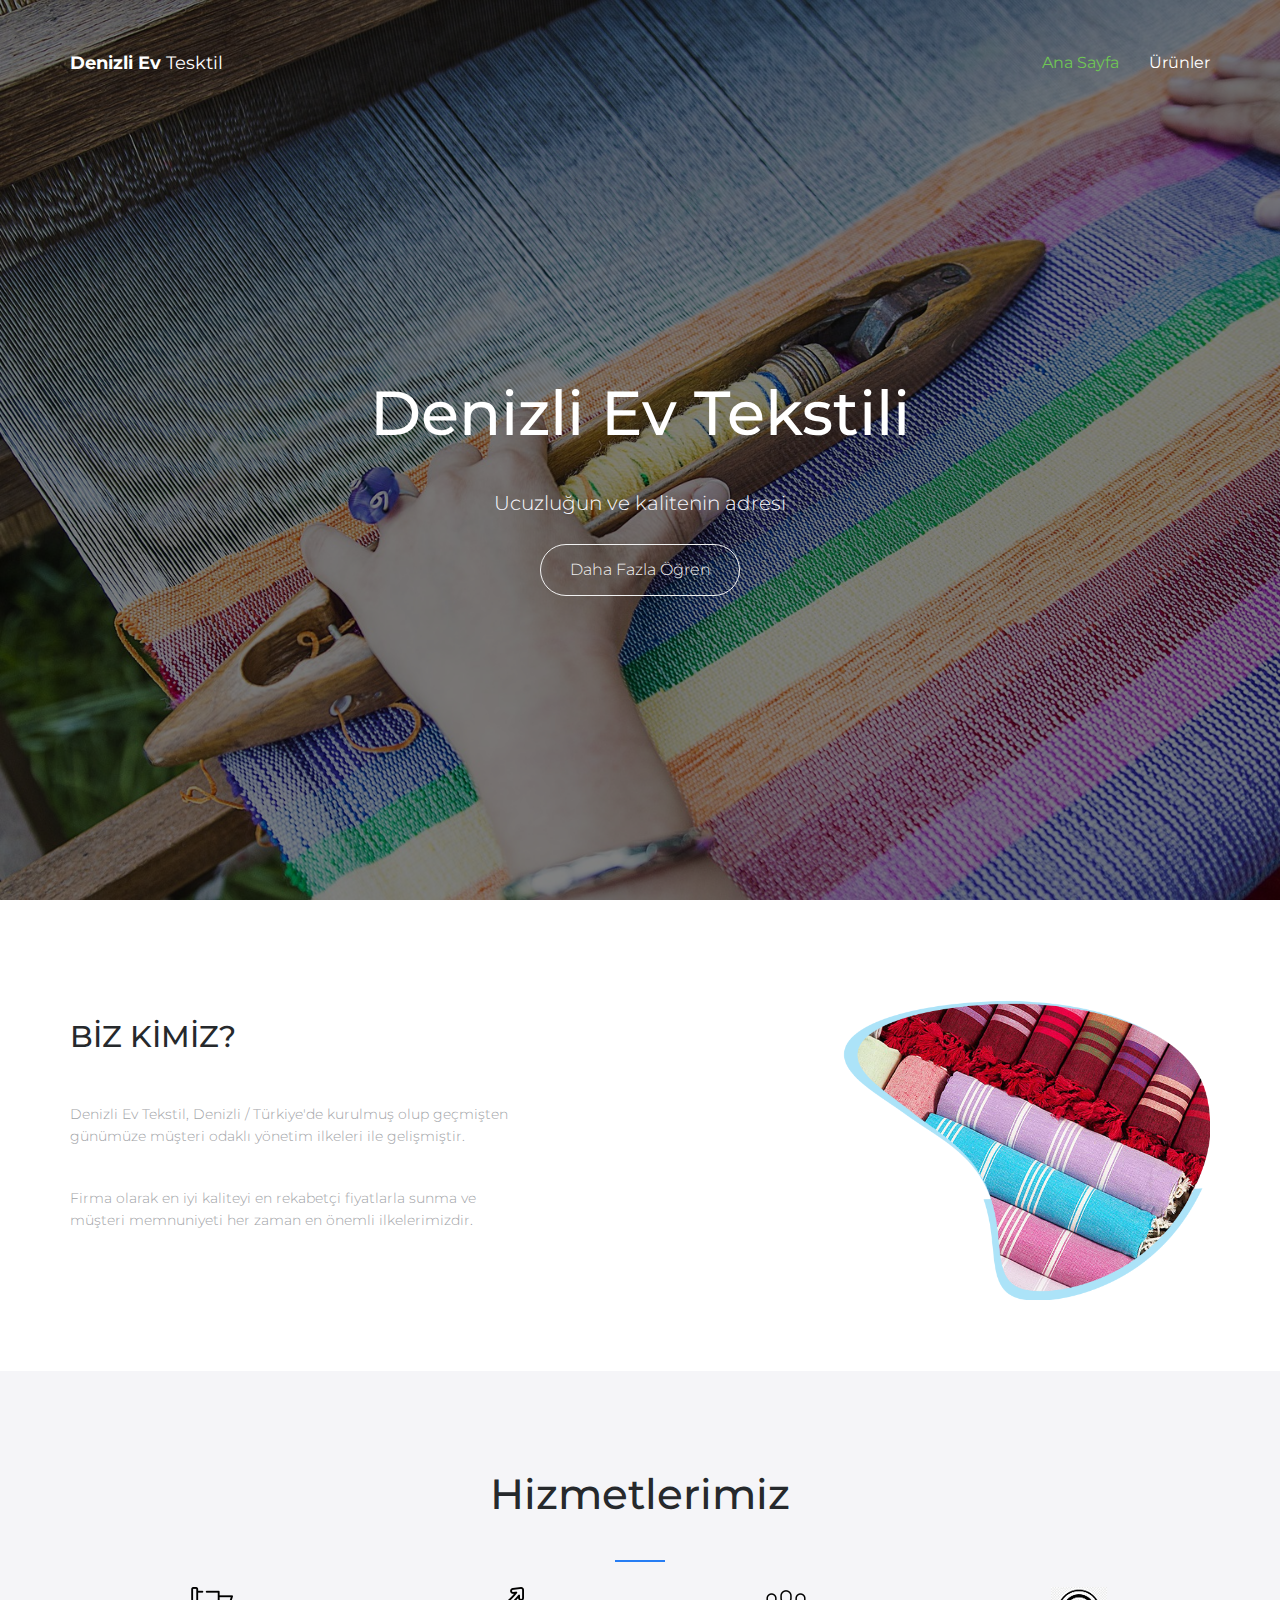
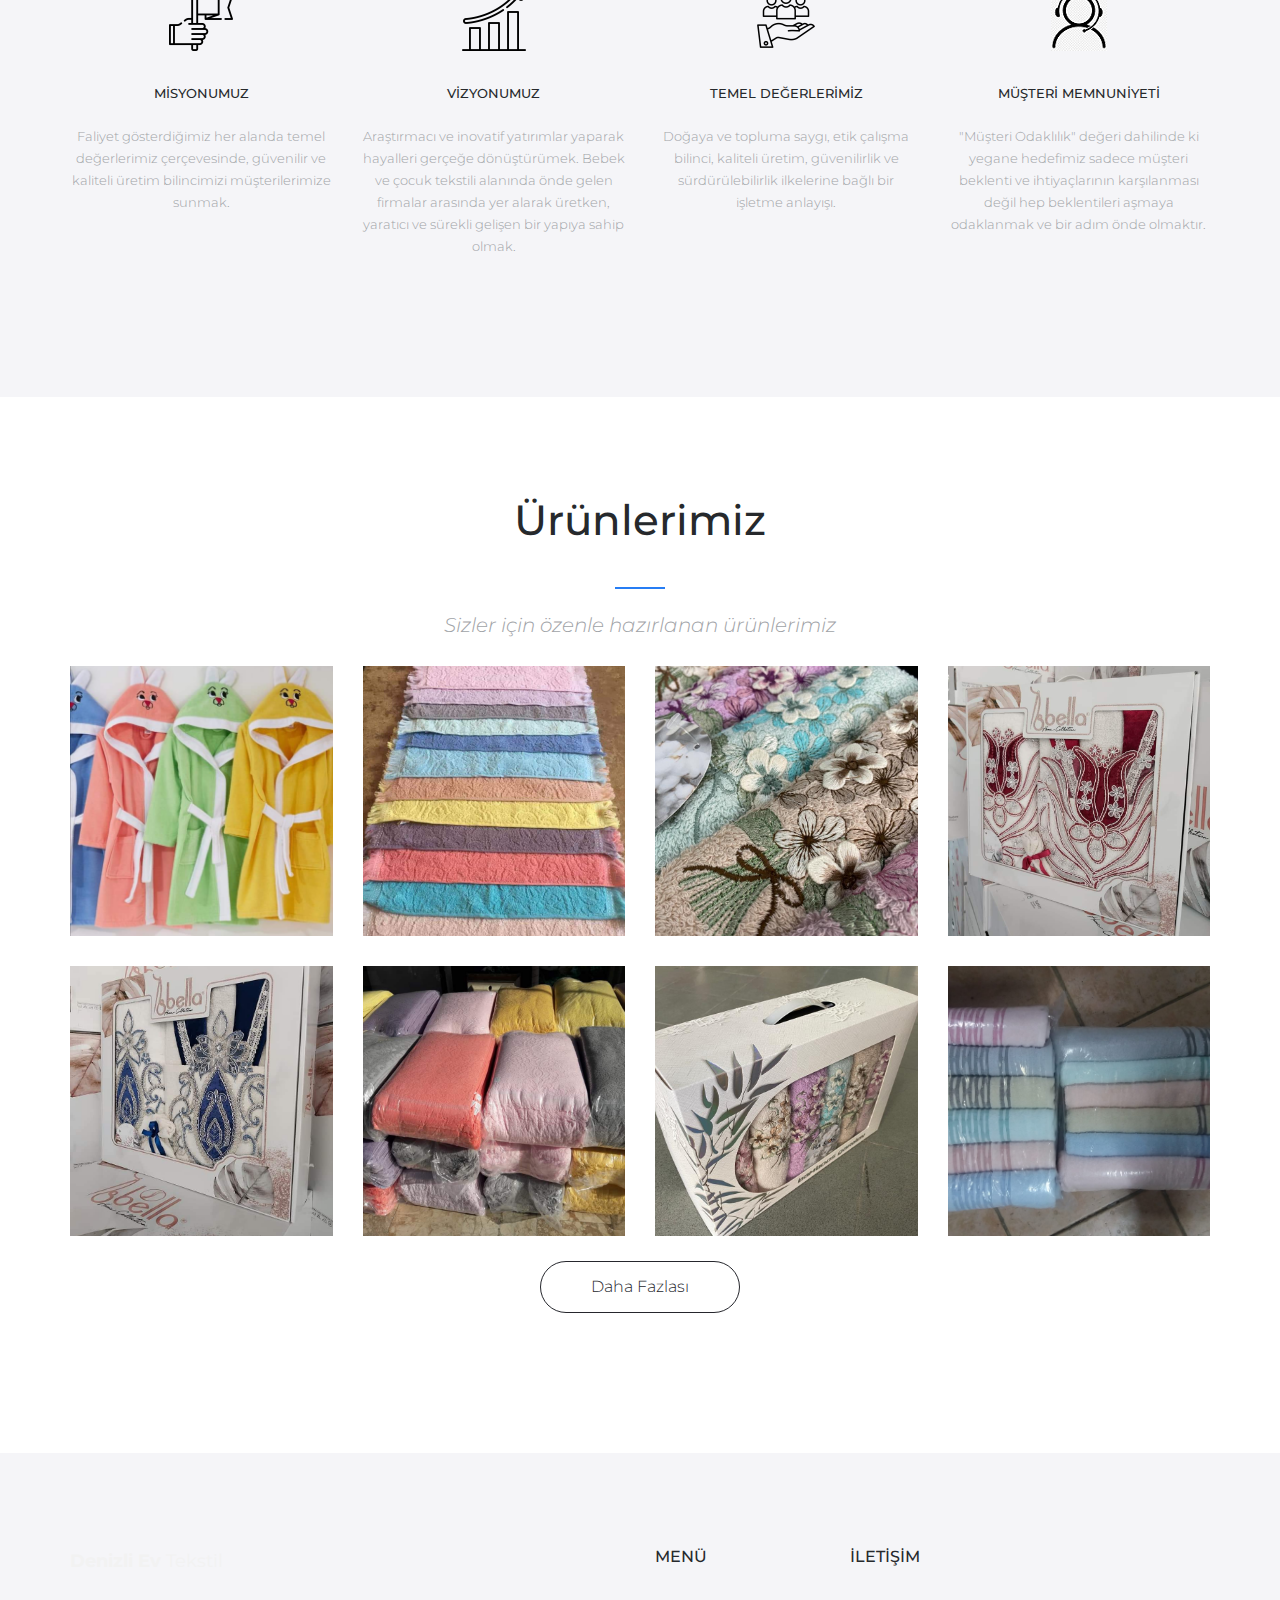
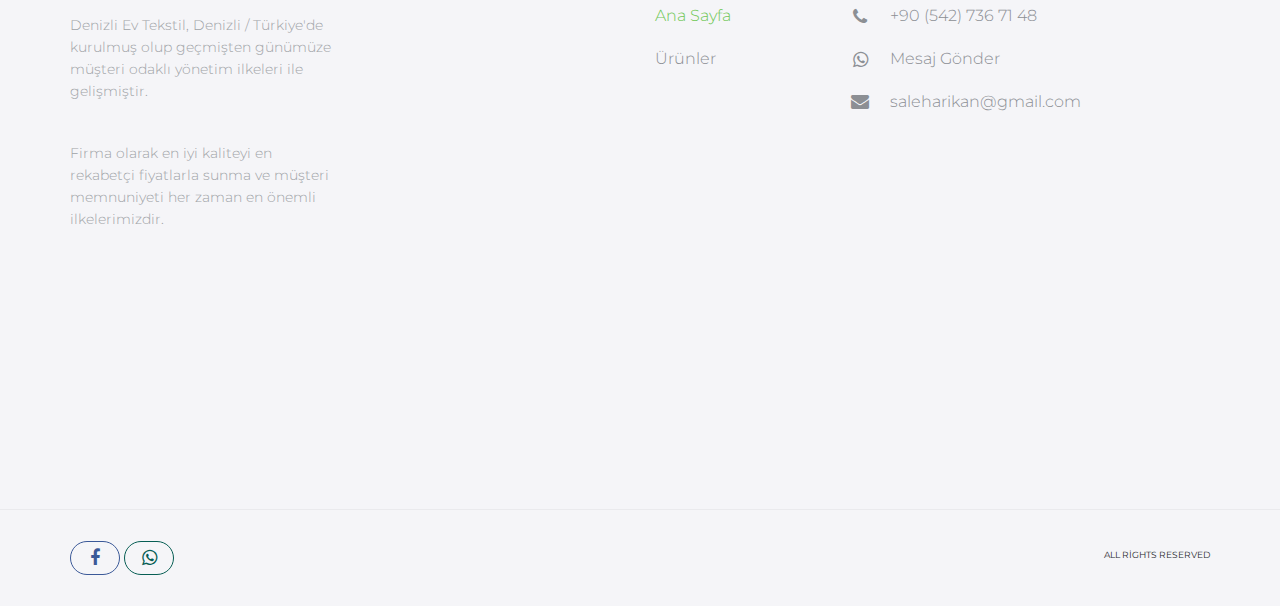
<file: index.html>
<!DOCTYPE html>
<html lang="tr">
<head>
    <meta http-equiv="Content-Security-Policy" content="upgrade-insecure-requests">

    <!-- Basic Page Needs
    ================================================== -->
    <meta http-equiv="Content-Type" content="text/html; charset=utf-8">
    <meta http-equiv="X-UA-Compatible" content="IE=edge">

    <title>Denizli Ev Tekstili</title>

    <meta name="keywords" content="Tekstil, Denizli, Denizli Tekstil, Ev Tekstil, Denizli Ev Tekstil, Denizli Ev Tekstili, Ev Tekstili">

    <meta name="application-name" content="Denizli Ev Tekstili">
    <meta name="description" content="Denizli Ev Tekstil, Denizli / Türkiye'de kurulmuş olup geçmişten günümüze müşteri odaklı yönetim ilkeleri ile gelişmiştir.">
    <meta name="author" content="Denizli Ev Tekstili">

    <meta name="rating" content="General">

    <meta name="robots" content="index,follow,noodp">
    <meta name="googlebot" content="index,follow">

    <meta property="og:type" content="website">
    <meta property="og:title" content="Denizli Ev Tekstili">
    <meta property="og:image" content="assets/img/denizli-ev-icon.png">
    <meta property="og:description"
        content="Denizli Ev Tekstil, Denizli / Türkiye'de kurulmuş olup geçmişten günümüze müşteri odaklı yönetim ilkeleri ile gelişmiştir.">
    <meta property="og:site_name" content="Denizli Ev Tekstili">
    <meta property="og:locale" content="tr_TR">
    <meta property="article:author" content="Denizli Ev Tekstili">

    <meta name="twitter:card" content="summary">
    <meta name="twitter:creator" content="Denizli Ev Tekstili">
    <meta name="twitter:title" content="Denizli Ev Tekstili">
    <meta name="twitter:description"
        content="Denizli Ev Tekstil, Denizli / Türkiye'de kurulmuş olup geçmişten günümüze müşteri odaklı yönetim ilkeleri ile gelişmiştir.">
    <meta name="twitter:image" content="assets/img/denizli-ev-icon.png">


    <!-- Mobile Specific Metas
    ================================================== -->
    <meta name="viewport" content="width=device-width, minimum-scale=1.0, maximum-scale=1.0">
    <meta name="apple-mobile-web-app-capable" content="yes">

    <!-- Fonts -->
    <link href="https://fonts.googleapis.com/css?family=Montserrat:300,300i,400,600,700" rel="stylesheet">
    <link rel="stylesheet" href="http://cdnjs.cloudflare.com/ajax/libs/font-awesome/4.4.0/css/font-awesome.min.css">

    <!-- Favicon
    ================================================== -->
    <link rel="denizli-ev-icon" sizes="180x180" href="assets/img/denizli-ev-icon.png">
    <link rel="icon" type="image/png" sizes="16x16" href="assets/img/denizli-ev-icon.png">

    <!-- Stylesheets
    ================================================== -->
    <!-- Bootstrap core CSS -->
    <link href="assets/css/bootstrap.min.css" rel="stylesheet">

    <!-- Custom styles for this template -->
    <link href="assets/css/style.css?v=2" rel="stylesheet">
    <link href="assets/css/responsive.css?v=2" rel="stylesheet">
    <link href="assets/css/addition.css?v=2" rel="stylesheet">

</head>
<body>

    <header id="masthead" class="site-header site-header-white">
        <nav id="primary-navigation" class="site-navigation">
            <div class="container">

                <div class="navbar-header">
                   
                    <a class="site-title"><span>Denizli Ev </span>Tesktil</a>

                </div><!-- /.navbar-header -->

                <div class="collapse navbar-collapse" id="agency-navbar-collapse">

                    <ul class="nav navbar-nav navbar-right">

                        <li class="active"><a href="index.html" data-toggle="dropdown">Ana Sayfa</a></li>
                        <!-- <li class="dropdown"><a href="#" class="dropdown-toggle" data-toggle="dropdown">Pages<i class="fa fa-caret-down hidden-xs" aria-hidden="true"></i></a>

                            <ul class="dropdown-menu" role="menu" aria-labelledby="menu1">
                              <li><a href="portfolio.html">Portfolio</a></li>
                              <li><a href="blog.html">Blog</a></li>
                            </ul>

                        </li> -->
                        <li><a href="urunler.html">Ürünler</a></li>
                        <!-- <li><a href="blog.html">Blog</a></li>
                        <li><a href="contact.html">Contact</a></li>
                        <li><a href="ui-elements.html">UI Elements</a></li> -->

                    </ul>

                </div>

            </div>   
        </nav><!-- /.site-navigation -->
    </header><!-- /#mastheaed -->

    <div id="hero" class="hero overlay">
        <div class="hero-content">
            <div class="hero-text">
                <h1 style="color: #fff;">Denizli Ev Tekstili</h1>
                <p style="color: #f8f8ff;">Ucuzluğun ve kalitenin adresi</p>
                <a style="color: #f2f2f2;" href="#main" class="btn btn-white">Daha Fazla Öğren</a>
            </div><!-- /.hero-text -->
        </div><!-- /.hero-content -->
    </div><!-- /.hero -->

    <main id="main" class="site-main">

        <section class="site-section section-features">
            <div class="container">
                <div class="row">
                    <div class="col-sm-5">
                        <h2>BİZ KİMİZ?</h2>
                        <p>Denizli Ev Tekstil, Denizli / Türkiye'de kurulmuş olup geçmişten günümüze müşteri odaklı yönetim ilkeleri ile gelişmiştir.</p>
                        <p>Firma olarak en iyi kaliteyi en rekabetçi fiyatlarla sunma ve müşteri memnuniyeti her zaman en önemli ilkelerimizdir.</p>
                    </div>
                    <div class="col-sm-7 hidden-xs">
                        <img src="assets/img/tekstil-png-4.png" alt="">
                    </div>
                </div>
            </div>
        </section>

        <!-- Hizmetler -->
        <section class="site-section section-services gray-bg text-center">
            <div class="container">
                <h2 class="heading-separator">Hizmetlerimiz</h2>
                <!-- <p class="subheading-text">Lorem Ipsum is simply dummy text of the printing and typesetting industry</p> -->
                <div class="row">
                    <div class="col-md-3 col-xs-6">
                        <div class="service">
                            <img src="assets/img/misyon.png" alt="Misyon">
                            <h3 class="service-title">MİSYONUMUZ</h3>
                            <p class="service-info"> Faliyet gösterdiğimiz her alanda temel değerlerimiz çerçevesinde, güvenilir ve kaliteli üretim bilincimizi müşterilerimize sunmak.</p>
                        </div><!-- /.service -->
                    </div>
                    <div class="col-md-3 col-xs-6">
                        <div class="service">
                            <img src="assets/img/vizyon.png" alt="Vizyon">
                            <h3 class="service-title">VİZYONUMUZ</h3>
                            <p class="service-info">Araştırmacı ve inovatif yatırımlar yaparak hayalleri gerçeğe dönüştürümek. Bebek ve çocuk tekstili alanında önde gelen firmalar arasında yer alarak üretken, yaratıcı ve sürekli gelişen bir yapıya sahip olmak. </p>
                        </div><!-- /.service -->
                    </div>
                    <div class="col-md-3 col-xs-6">
                        <div class="service">
                            <img src="assets/img/temeldeger.png" alt="Temel Değer">
                            <h3 class="service-title">TEMEL DEĞERLERİMİZ</h3>
                            <p class="service-info">Doğaya ve topluma saygı,
                                etik çalışma bilinci, kaliteli üretim, güvenilirlik ve sürdürülebilirlik ilkelerine bağlı bir işletme anlayışı.</p>
                        </div><!-- /.service -->
                    </div>
                    <div class="col-md-3 col-xs-6">
                        <div class="service">
                            <img src="assets/img/musteri.png" alt="Müşteri memnuniyeti">
                            <h3 class="service-title">MÜŞTERİ MEMNUNİYETİ</h3>
                            <p class="service-info">"Müşteri Odaklılık" değeri dahilinde ki yegane hedefimiz sadece müşteri beklenti ve ihtiyaçlarının karşılanması değil hep beklentileri aşmaya odaklanmak ve bir adım önde olmaktır.</p>
                        </div><!-- /.service -->
                    </div>
                   
                </div>
            </div>
        </section>

        <!-- <section class="site-section section-map-feature text-center">

            <div class="container">
                <h2>Responsive Web Design</h2>
                <p>Web design is responsive design. Responsive web design is web design, done right.</p>
                <a href="#" class="btn btn-fill">Learn More</a>
                <div class="row">
                    <div class="col-sm-3 col-xs-6">
                        <div class="counter-item">
                            <p class="counter" data-to="377" data-speed="2000">0</p>
                            <h3>Cofee Cups</h3>
                        </div>
                    </div>
                    <div class="col-sm-3 col-xs-6">
                        <div class="counter-item">
                            <p class="counter" data-to="1204" data-speed="2000">0</p>       
                            <h3>Projects completed</h3>
                        </div>       
                    </div>
                    <div class="col-sm-3 col-xs-6">
                        <div class="counter-item">
                            <p class="counter" data-to="459" data-speed="1000">0</p>
                            <h3>Happy Clients</h3>
                        </div>
                    </div>
                    <div class="col-sm-3 col-xs-6">
                        <div class="counter-item">
                            <p class="counter" data-to="675" data-speed="1000">0</p>
                            <h3>Average Deal</h3>
                        </div>
                    </div>
                </div>
            </div>
            
        </section> -->

        <!-- Ürünlerimiz -->
        <section class="site-section section-portfolio">
            <div class="container">
                <div class="text-center">
                    <h2 class="heading-separator">Ürünlerimiz</h2>
                    <p class="subheading-text">Sizler için özenle hazırlanan ürünlerimiz</p>
                </div>
                <div class="row">
                    <div class="col-lg-3 col-md-4 col-xs-6">
                        <div class="portfolio-item">
                            <img src="assets/img/resim1.jpeg" class="img-res" alt="">
                            <h4 class="portfolio-item-title">Portfolio item</h4>
                            
                        </div><!-- /.portfolio-item -->
                    </div>
                    <div class="col-lg-3 col-md-4 col-xs-6">
                        <div class="portfolio-item">
                            <img src="assets/img/resim2.jpeg" class="img-res" alt="">
                            <h4 class="portfolio-item-title">Portfolio item</h4>
                            
                        </div><!-- /.portfolio-item -->
                    </div>
                    <div class="col-lg-3 col-md-4 col-xs-6">
                        <div class="portfolio-item">
                            <img src="assets/img/resim3.jpeg" class="img-res" alt="">
                            <h4 class="portfolio-item-title">Portfolio item</h4>
                            
                        </div><!-- /.portfolio-item -->
                    </div>
                    <div class="col-lg-3 col-md-4 col-xs-6">
                        <div class="portfolio-item">
                            <img src="assets/img/resim4.jpeg" class="img-res" alt="">
                            <h4 class="portfolio-item-title">Portfolio item</h4>
                            
                        </div><!-- /.portfolio-item -->
                    </div>
                    <div class="col-lg-3 col-md-4 col-xs-6">
                        <div class="portfolio-item">
                            <img src="assets/img/resim5.jpeg" class="img-res" alt="">
                            <h4 class="portfolio-item-title">Portfolio item</h4>
                            
                        </div><!-- /.portfolio-item -->
                    </div>
                    <div class="col-lg-3 col-md-4 col-xs-6">
                        <div class="portfolio-item">
                            <img src="assets/img/resim6.jpeg" class="img-res" alt="">
                            <h4 class="portfolio-item-title">Portfolio item</h4>
                            
                        </div><!-- /.portfolio-item -->
                    </div>
                    <div class="col-lg-3 col-md-4 col-xs-6">
                        <div class="portfolio-item">
                            <img src="assets/img/resim7.jpeg" class="img-res" alt="">
                            <h4 class="portfolio-item-title">Portfolio item</h4>
                            
                        </div><!-- /.portfolio-item -->
                    </div>
                    <div class="col-lg-3 col-md-4 col-xs-6">
                        <div class="portfolio-item">
                            <img src="assets/img/resim8.jpeg" class="img-res" alt="">
                            <h4 class="portfolio-item-title">Portfolio item</h4>
                            
                        </div><!-- /.portfolio-item -->
                    </div>
                </div>

                <div class="urunler-button">
                    <a href="urunler.html" class="btn btn-border">Daha Fazlası</a>
                </div>

                
            </div>
        </section><!-- /.section-portfolio -->

        <!-- <section class="site-section section-newsletter text-center">
            <div class="container">
                <h2>Subscribe our newsletters</h2>
                <form class="form-group newsletter-group">
                    <input type="email" class="form-control" placeholder="Your e-mail" required>
                    <button class="btn btn-green" type="button">Subscribe</button>
                </form>
            </div>
        </section> -->

    </main><!-- /#main -->
    <footer id="colophon" class="site-footer">
        <div class="container">
            <div class="row">
                <div class="col-md-3 col-sm-4 col-xs-6">
                    <!-- <a class="site-title"><span>Denizli Ev </span>Tekstil</a> -->
                    <a class="site-title"><span>Denizli Ev </span>Tekstil</a>
                    <p>Denizli Ev Tekstil, Denizli / Türkiye'de kurulmuş olup geçmişten günümüze müşteri odaklı yönetim ilkeleri ile gelişmiştir.</p>
                    <p>Firma olarak en iyi kaliteyi en rekabetçi fiyatlarla sunma ve müşteri memnuniyeti her zaman en önemli ilkelerimizdir.</p>
                </div>
                <div class="col-lg-offset-3 col-md-2 col-sm-4 col-md-offset-2 col-sm-offset-0 col-xs-6 ">
                    <h3>Menü</h3>
                    <ul class="list-unstyled">
                        <li class="active"><a href="index.html">Ana Sayfa</a></li>
                        <li ><a href="urunler.html">Ürünler</a></li>
                        <!-- <li ><a href="portfolio.html">Porfolio</a></li>
                        <li><a href="contact.html">Contact</a></li> -->
                    </ul>
                </div>    
                <div class="clearfix visible-xs"></div>
               <div class="col-lg-4 col-md-3 col-sm-4 col-xs-6">
                    <h3>İletişim</h3>
                    <ul class="list-unstyled contact-links">
                        <li><i class="fa fa-phone" aria-hidden="true"></i><a href="tel:+905427367148">+90 (542) 736 71 48</a></li>
                        <li><i class="fa fa-whatsapp" aria-hidden="true"></i>
                            <a href="https://api.whatsapp.com/send?phone=+905427367148">Mesaj Gönder</a>
                        </li>
                        <li><i class="fa fa-envelope" aria-hidden="true"></i><a href="mailto:saleharikan@gmail.com">saleharikan@gmail.com</a></li>     
                        <li>
                            <iframe src="https://www.google.com/maps/embed?pb=!1m18!1m12!1m3!1d3153.3732784712474!2d29.089619950979632!3d37.781290979658834!2m3!1f0!2f0!3f0!3m2!1i1024!2i768!4f13.1!3m3!1m2!1s0x14c73fb34e6f39c7%3A0xba4a89f844957543!2sToprakl%C4%B1k%2C%20Halk%20Cd.%2C%2020150%20Pamukkale%2FDenizli!5e0!3m2!1str!2str!4v1646236897084!5m2!1str!2str" width="300" height="200" style="border:0;" allowfullscreen="true" loading="lazy"></iframe>
                        </li>
                    </ul>
                </div>
            </div>
        </div>
        <div class="copyright">
            <div class="container">
                <div class="row">
                    <div class="col-xs-8">
                        <div class="social-links">
                            <!-- <a class="twitter-bg" href="#"><i class="fa fa-twitter"></i></a> -->
                            <a class="facebook-bg" href="https://www.facebook.com/DenizliEvTekstil/"><i class="fa fa-facebook"></i></a>
                            <a class="whatsapp" href="https://api.whatsapp.com/send?phone=+905427367148"><i class="fa fa-whatsapp"></i></a>
                            <!-- <a class="linkedin-bg" href="#"><i class="fa fa-linkedin"></i></a> -->
                        </div><!-- /.social-links -->
                    </div>
                    <div class="col-xs-4">
                        <div class="text-right">    
                            <p>All Rights Reserved</p>
                        </div>
                    </div>
                </div>
            </div>
        </div><!-- /.copyright -->
    </footer><!-- /#footer -->



    <!-- Bootstrap core JavaScript
    ================================================== -->
    <!-- Placed at the end of the document so the pages load faster -->
    <script src="https://ajax.googleapis.com/ajax/libs/jquery/3.1.1/jquery.min.js"></script>
    <script src="assets/js/bootstrap.min.js"></script>
    <script src="assets/js/bootstrap-select.min.js"></script>
    <script src="assets/js/jquery.slicknav.min.js"></script>
    <script src="assets/js/jquery.countTo.min.js"></script>
    <script src="assets/js/jquery.shuffle.min.js"></script>
    <script src="assets/js/script.js"></script>
  
</body>
</html>
</file>
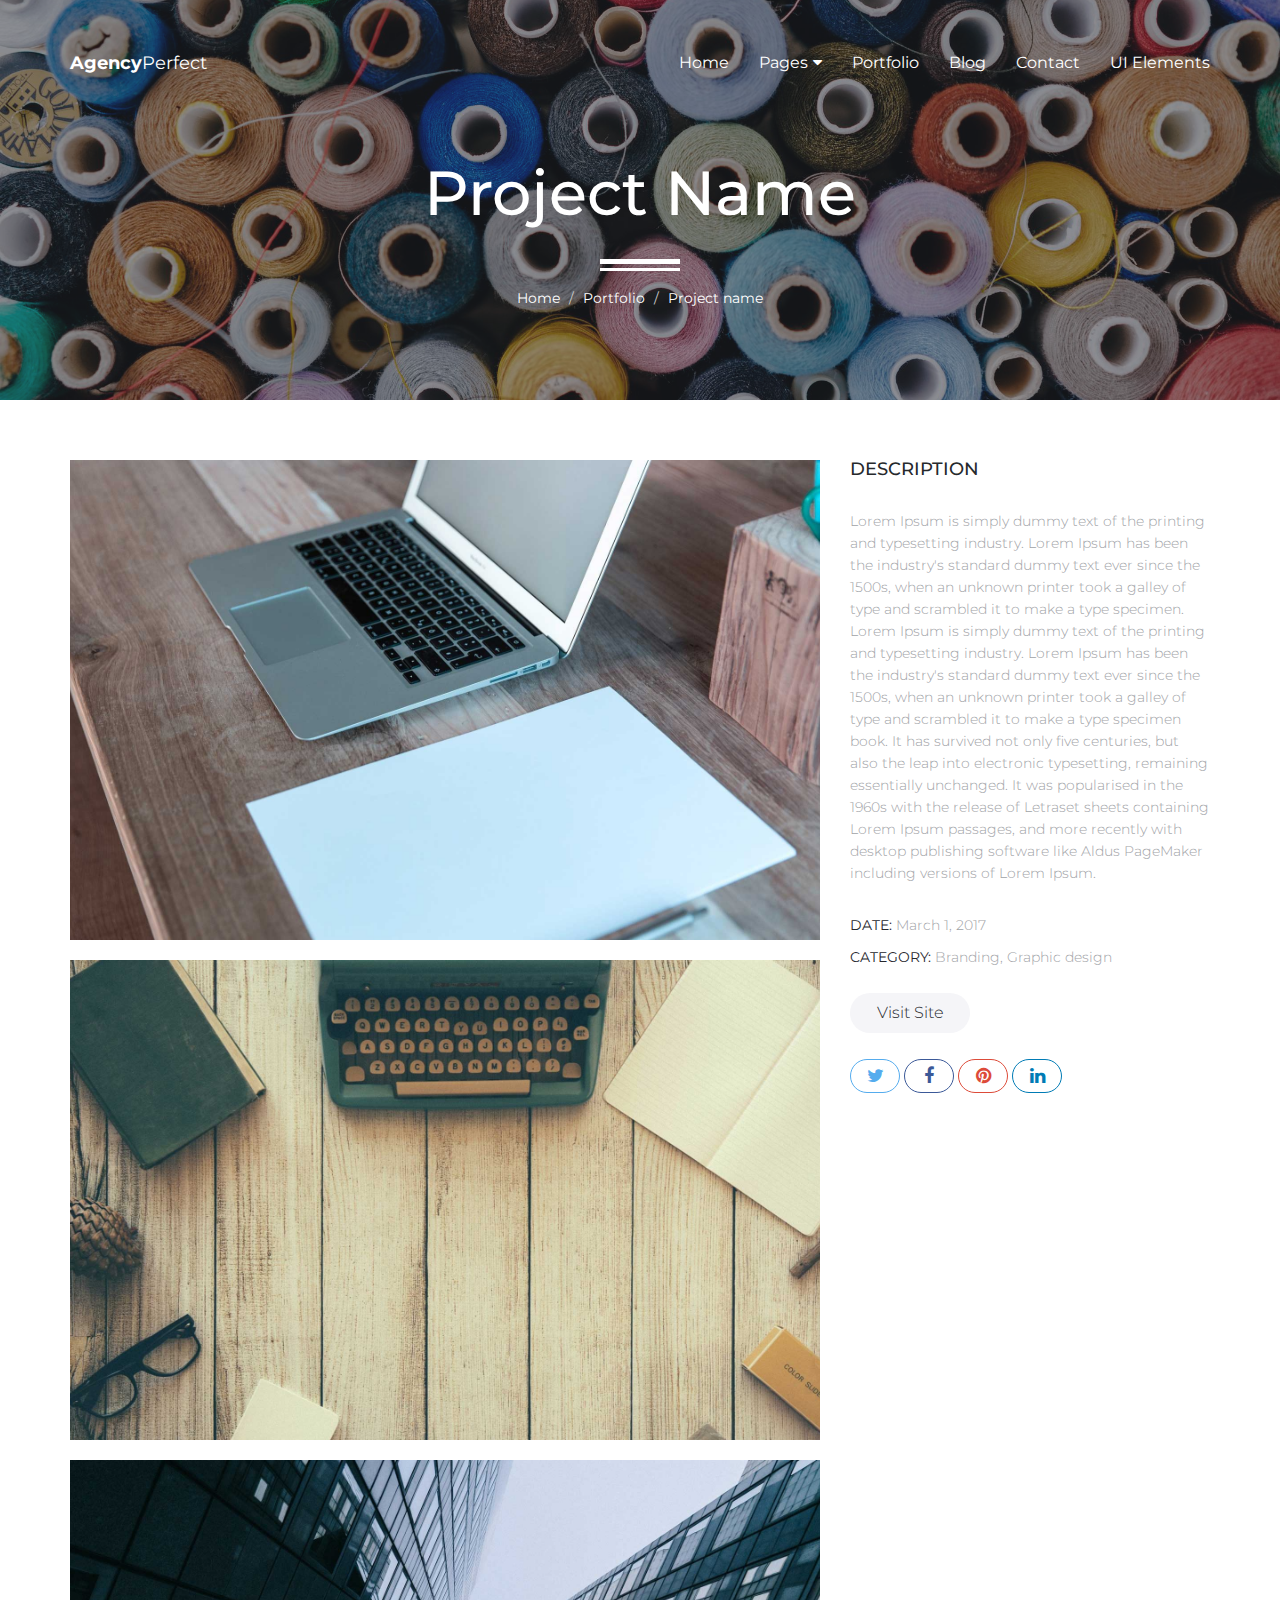
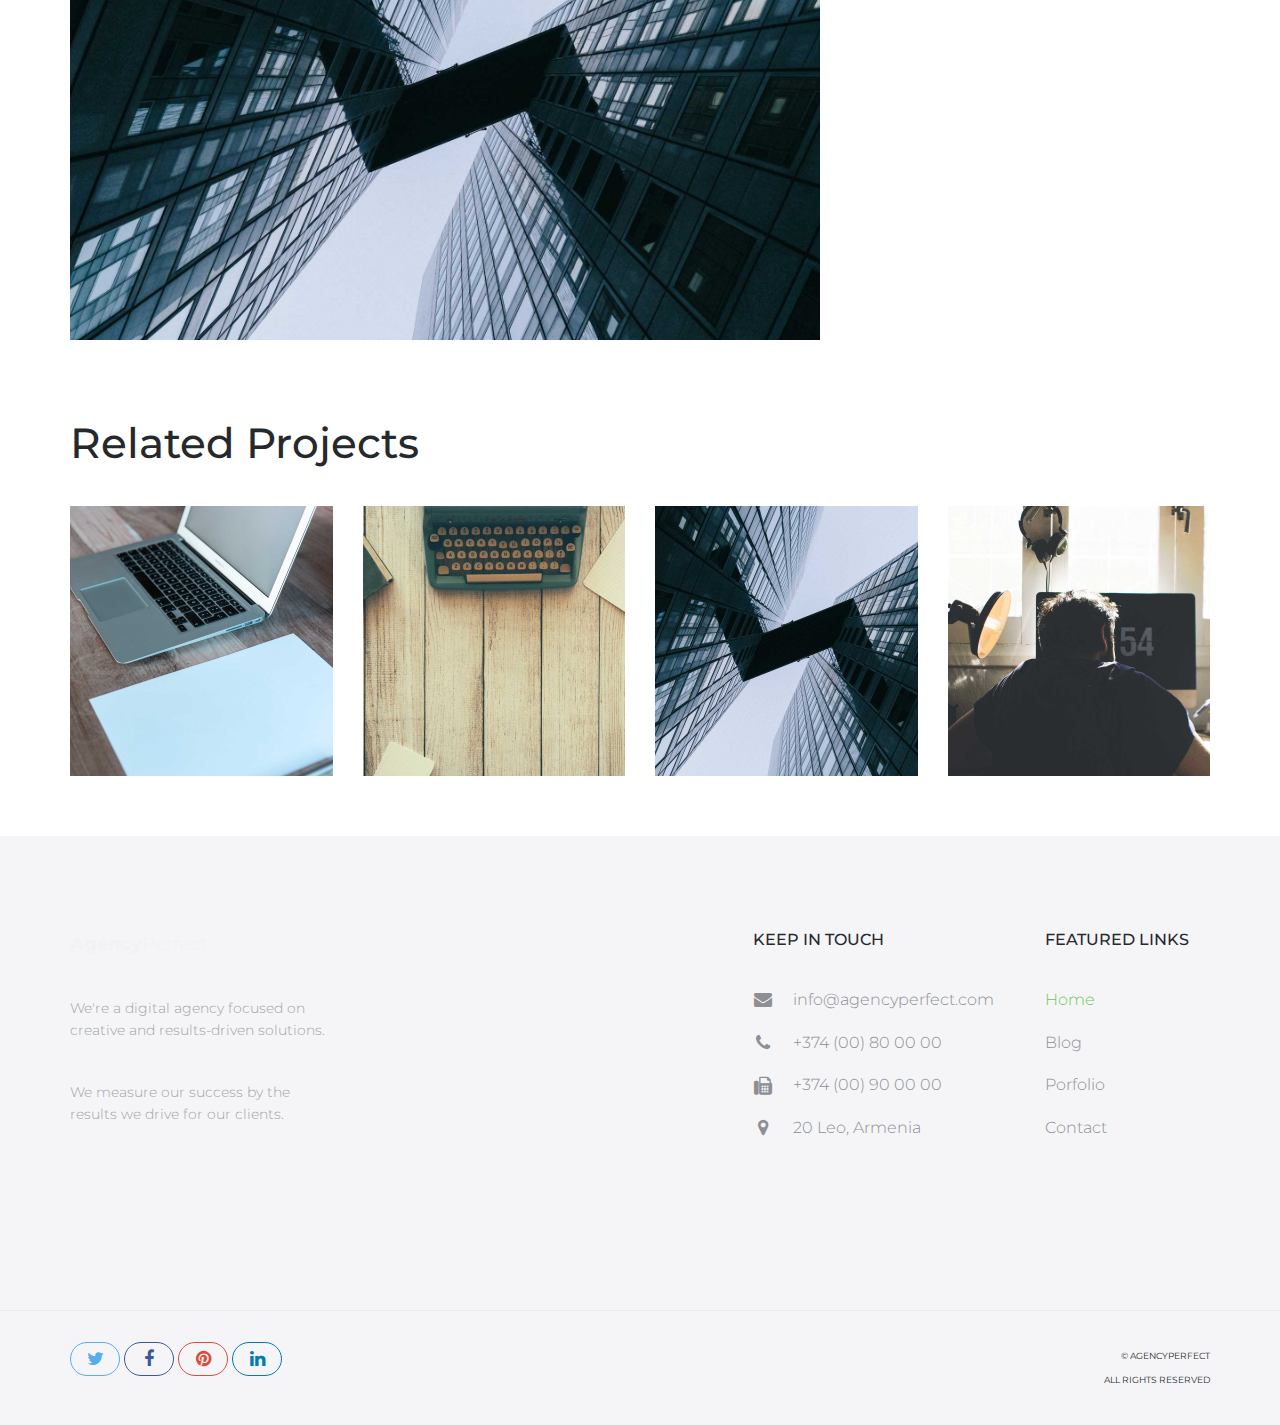
<file: portfolio-item.html>
<!DOCTYPE html>
<html lang="en">
<head>

    <!-- Basic Page Needs
    ================================================== -->
    <meta http-equiv="Content-Type" content="text/html; charset=utf-8">
    <meta http-equiv="X-UA-Compatible" content="IE=edge">

    <title>Portfolio | Agency Perfect</title>

    <meta name="description" content="">
    <meta name="author" content="">
    <meta name="keywords" content="">

    <!-- Mobile Specific Metas
    ================================================== -->
    <meta name="viewport" content="width=device-width, minimum-scale=1.0, maximum-scale=1.0">
    <meta name="apple-mobile-web-app-capable" content="yes">

    <!-- Fonts -->
    <link href="https://fonts.googleapis.com/css?family=Montserrat:300,300i,400,600,700" rel="stylesheet">
    <link rel="stylesheet" href="http://cdnjs.cloudflare.com/ajax/libs/font-awesome/4.4.0/css/font-awesome.min.css">

    <!-- Favicon
    ================================================== -->
    <link rel="apple-touch-icon" sizes="180x180" href="assets/img/apple-touch-icon.png">
    <link rel="icon" type="image/png" sizes="16x16" href="assets/img/favicon.png">

    <!-- Stylesheets
    ================================================== -->
    <!-- Bootstrap core CSS -->
    <link href="assets/css/bootstrap.min.css" rel="stylesheet">

    <!-- Custom styles for this template -->
    <link href="assets/css/style.css" rel="stylesheet">
    <link href="assets/css/responsive.css" rel="stylesheet">

    <!-- HTML5 shim and Respond.js IE8 support of HTML5 elements and media queries -->
    <!--[if lt IE 9]>
    <script src="https://oss.maxcdn.com/libs/html5shiv/3.7.0/html5shiv.js"></script>
    <script src="https://oss.maxcdn.com/libs/respond.js/1.4.2/respond.min.js"></script>
    <![endif]-->

</head>
<body>

    <header id="masthead" class="site-header site-header-white">
        <nav id="primary-navigation" class="site-navigation">
            <div class="container">

                <div class="navbar-header">
                   
                    <a href="index.html" class="site-title"><span>Agency</span>Perfect</a>

                </div><!-- /.navbar-header -->

                <div class="collapse navbar-collapse" id="agency-navbar-collapse">

                    <ul class="nav navbar-nav navbar-right">

                        <li><a href="index.html">Home</a></li>
                        <li class="dropdown"><a href="#" class="dropdown-toggle" data-toggle="dropdown">Pages<i class="fa fa-caret-down hidden-xs" aria-hidden="true"></i></a>

                            <ul class="dropdown-menu" role="menu" aria-labelledby="menu1">
                              <li><a href="portfolio.html">Portfolio</a></li>
                              <li><a href="blog.html">Blog</a></li>
                            </ul>

                        </li>
                        <li><a href="portfolio.html">Portfolio</a></li>
                        <li><a href="blog.html">Blog</a></li>
                        <li><a href="contact.html">Contact</a></li>
                        <li><a href="ui-elements.html">UI Elements</a></li>

                    </ul>

                </div>

            </div>   
        </nav><!-- /.site-navigation -->
    </header><!-- /#mastheaed -->

    <div id="hero" class="hero overlay subpage-hero portfolio-hero">
        <div class="hero-content">
            <div class="hero-text">
                <h1>Project Name</h1>
                <ol class="breadcrumb">
                  <li class="breadcrumb-item"><a href="index.html">Home</a></li>
                  <li class="breadcrumb-item"><a href="portfolio.html">Portfolio</a></li>
                  <li class="breadcrumb-item active">Project name</li>
                </ol>
            </div><!-- /.hero-text -->
        </div><!-- /.hero-content -->
    </div><!-- /.hero -->

    <main id="main" class="site-main">

        <section class="site-section subpage-site-section section-project">

            <div class="container">
                <div class="row">
                    <div class="col-md-8">
                        <div class="project-img">
                            <img src="assets/img/portfolio-1.jpg" class="img-res" alt="">
                        </div><!-- /.project-img -->
                        <div class="project-img">
                            <img src="assets/img/portfolio-2.jpg" class="img-res" alt="">
                        </div><!-- /.project-img -->
                        <div class="project-img">
                            <img src="assets/img/portfolio-3.jpg" class="img-res" alt="">
                        </div><!-- /.project-img -->

                    </div>
                    <aside class="col-md-4">
                        <div class="project-info">
                            <h5>Description</h5>

                            <p class="project-description">Lorem Ipsum is simply dummy text of the printing and typesetting industry. Lorem Ipsum has been the industry's standard dummy text ever since the 1500s, when an unknown printer took a galley of type and scrambled it to make a type specimen. Lorem Ipsum is simply dummy text of the printing and typesetting industry. Lorem Ipsum has been the industry's standard dummy text ever since the 1500s, when an unknown printer took a galley of type and scrambled it to make a type specimen book. It has survived not only five centuries, but also the leap into electronic typesetting, remaining essentially unchanged. It was popularised in the 1960s with the release of Letraset sheets containing Lorem Ipsum passages, and more recently with desktop publishing software like Aldus PageMaker including versions of Lorem Ipsum.</p>

                            <div class="project-date-category">
                                <p><span>Date:</span> March 1, 2017</p>
                                <p><span>Category:</span> Branding, Graphic design</p>
                            </div><!-- /.project-cat -->

                            <a href="#" class="btn btn-gray">Visit Site</a>

                            <div class="social-links">
                                <a class="twitter-bg" href="#"><i class="fa fa-twitter"></i></a>
                                <a class="facebook-bg" href="#"><i class="fa fa-facebook"></i></a>
                                <a class="pinterest" href="#"><i class="fa fa-pinterest"></i></a>
                                <a class="linkedin-bg" href="#"><i class="fa fa-linkedin"></i></a>
                            </div><!-- /.social-links -->
                            
                        </div><!-- /.project-description -->
                    </aside>
                </div>
            </div>
            
        </section><!-- /.section-project -->

        <section class="site-section subpage-site-section section-related-projects">
            <div class="container">
                <div class="text-left">
                    <h2>Related Projects</h2>
                </div>
                <div class="row">
                    <div class="col-lg-3 col-md-4 col-xs-6">
                        <div class="portfolio-item">
                            <img src="assets/img/portfolio-1.jpg" class="img-res" alt="">
                            <h4 class="portfolio-item-title">Portfolio item</h4>
                            <a href="portfolio-item.html"><i class="fa fa-arrow-right" aria-hidden="true"></i></a>
                        </div><!-- /.portfolio-item -->
                    </div>
                    <div class="col-lg-3 col-md-4 col-xs-6">
                        <div class="portfolio-item">
                            <img src="assets/img/portfolio-2.jpg" class="img-res" alt="">
                            <h4 class="portfolio-item-title">Portfolio item</h4>
                            <a href="portfolio-item.html"><i class="fa fa-arrow-right" aria-hidden="true"></i></a>
                        </div><!-- /.portfolio-item -->
                    </div>
                    <div class="col-lg-3 col-md-4 col-xs-6">
                        <div class="portfolio-item">
                            <img src="assets/img/portfolio-3.jpg" class="img-res" alt="">
                            <h4 class="portfolio-item-title">Portfolio item</h4>
                            <a href="portfolio-item.html"><i class="fa fa-arrow-right" aria-hidden="true"></i></a>
                        </div><!-- /.portfolio-item -->
                    </div>
                    <div class="col-lg-3 col-md-4 col-xs-6">
                        <div class="portfolio-item">
                            <img src="assets/img/portfolio-4.jpg" class="img-res" alt="">
                            <h4 class="portfolio-item-title">Portfolio item</h4>
                            <a href="portfolio-item.html"><i class="fa fa-arrow-right" aria-hidden="true"></i></a>
                        </div><!-- /.portfolio-item -->
                    </div>
                </div>
            </div>
        </section><!-- /.section-portfolio -->

    </main><!-- /#main -->

    <footer id="colophon" class="site-footer">
        <div class="container">
            <div class="row">
                <div class="col-md-3 col-sm-4 col-xs-6">
                    <a class="site-title"><span>Agency</span>Perfect</a>
                    <p>We're a digital agency focused on creative and results-driven solutions.</p>
                    <p>We measure our success by the results we drive for our clients.</p>
                </div>
                <div class="col-lg-offset-4 col-md-3 col-sm-4 col-md-offset-2 col-sm-offset-0 col-xs-6 ">
                    <h3>Keep in touch</h3>
                    <ul class="list-unstyled contact-links">
                        <li><i class="fa fa-envelope" aria-hidden="true"></i><a href="mailto:info@agencyperfect.com">info@agencyperfect.com</a></li>
                        <li><i class="fa fa-phone" aria-hidden="true"></i><a href="tel:+37400800000">+374 (00) 80 00 00 </a></li>
                        <li><i class="fa fa-fax" aria-hidden="true"></i><a href="+37400900000">+374 (00) 90 00 00</a></li>
                        <li><i class="fa fa-map-marker" aria-hidden="true"></i><p>20 Leo, Armenia</p></li>
                    </ul>
                </div>
                <div class="clearfix visible-xs"></div>
                <div class="col-lg-2 col-md-3 col-sm-4 col-xs-6">
                    <h3>Featured links</h3>
                    <ul class="list-unstyled">
                        <li class="active"><a href="index.html">Home</a></li>
                        <li><a href="blog.html">Blog</a></li>
                        <li><a href="portfolio.html">Porfolio</a></li>
                        <li><a href="contact.html">Contact</a></li>
                    </ul>
                </div>
            </div>
        </div>
        <div class="copyright">
            <div class="container">
                <div class="row">
                    <div class="col-xs-8">
                        <div class="social-links">
                            <a class="twitter-bg" href="#"><i class="fa fa-twitter"></i></a>
                            <a class="facebook-bg" href="#"><i class="fa fa-facebook"></i></a>
                            <a class="pinterest" href="#"><i class="fa fa-pinterest"></i></a>
                            <a class="linkedin-bg" href="#"><i class="fa fa-linkedin"></i></a>
                        </div><!-- /.social-links -->
                    </div>
                    <div class="col-xs-4">
                        <div class="text-right">
                            <p>&copy; AgencyPerfect</p>
                            <p>All Rights Reserved</p>
                        </div>
                    </div>
                </div>
            </div>
        </div><!-- /.copyright -->
    </footer><!-- /#footer -->



    <!-- Bootstrap core JavaScript
    ================================================== -->
    <!-- Placed at the end of the document so the pages load faster -->
    <script src="https://ajax.googleapis.com/ajax/libs/jquery/3.1.1/jquery.min.js"></script>
    <script src="assets/js/bootstrap.min.js"></script>
    <script src="assets/js/bootstrap-select.min.js"></script>
    <script src="assets/js/jquery.slicknav.min.js"></script>
    <script src="assets/js/jquery.countTo.min.js"></script>
    <script src="assets/js/jquery.shuffle.min.js"></script>
    <script src="assets/js/script.js"></script>
  
</body>
</html>
</file>
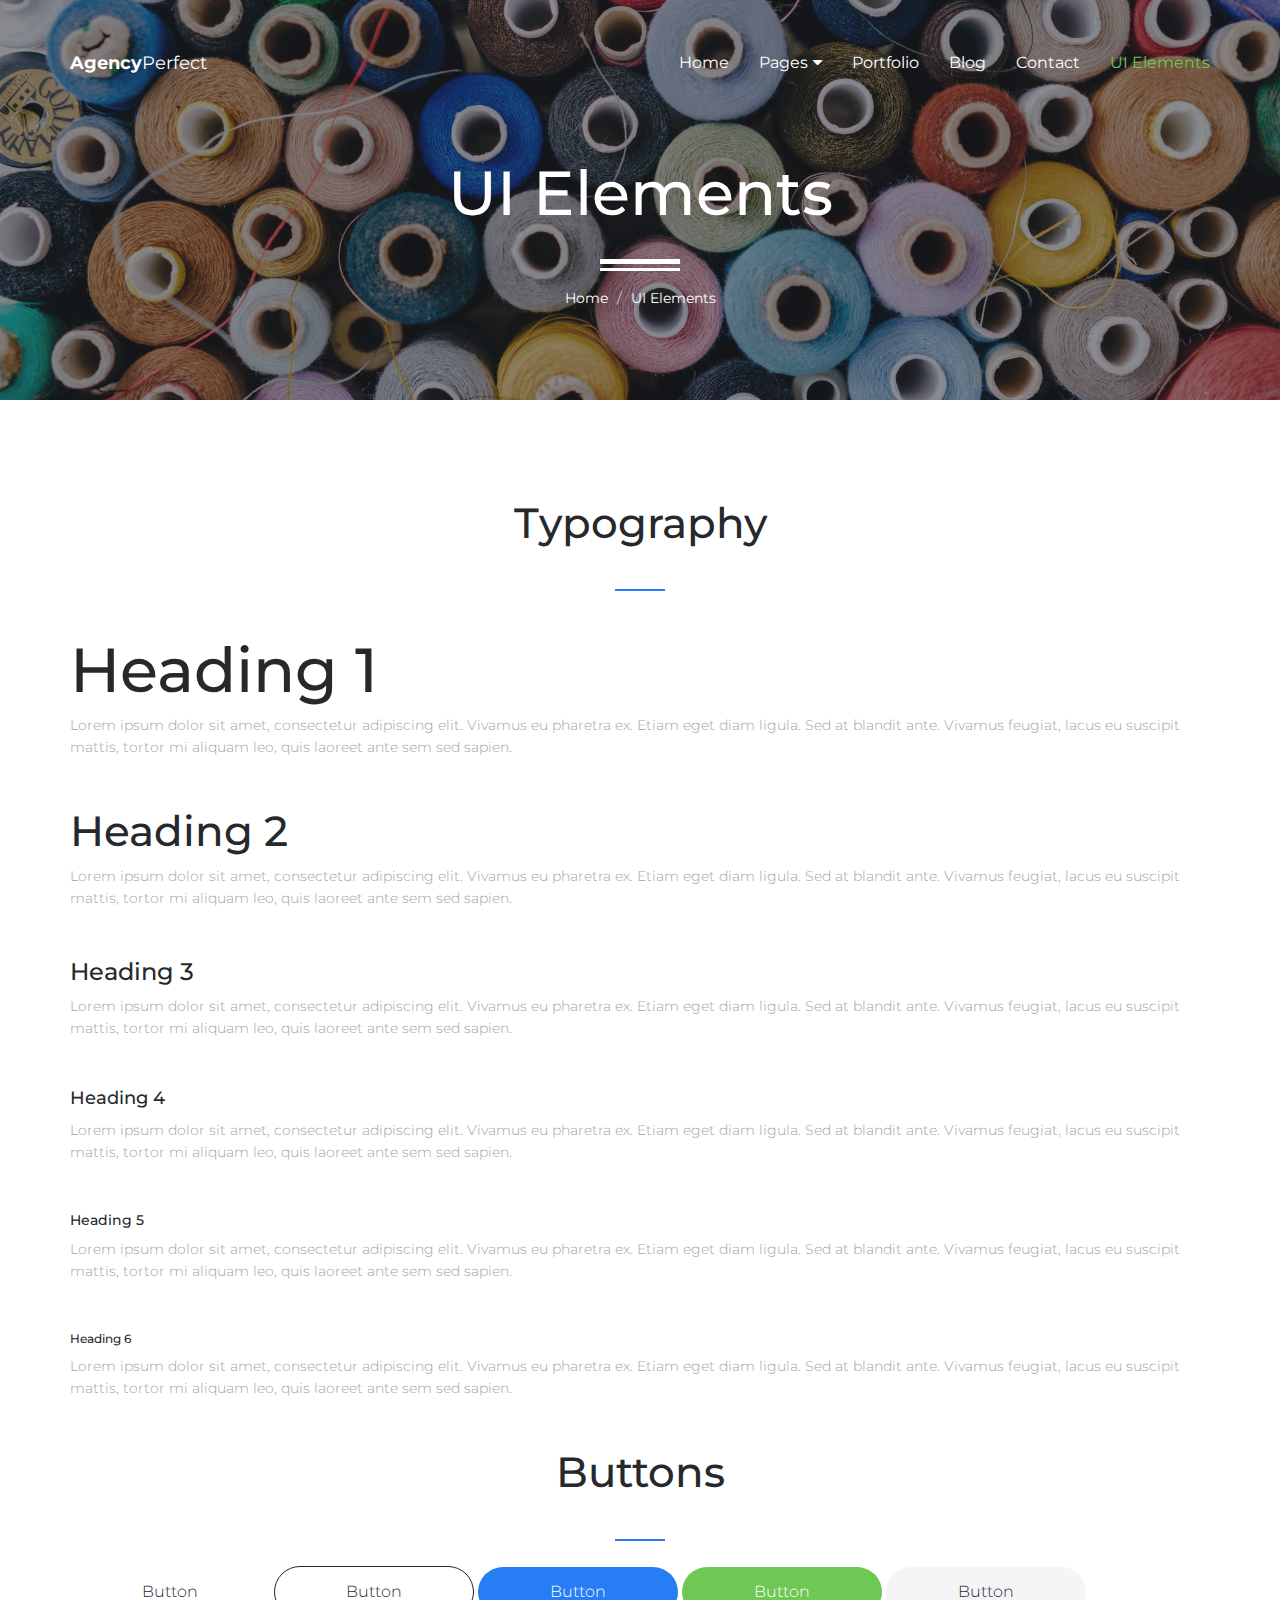
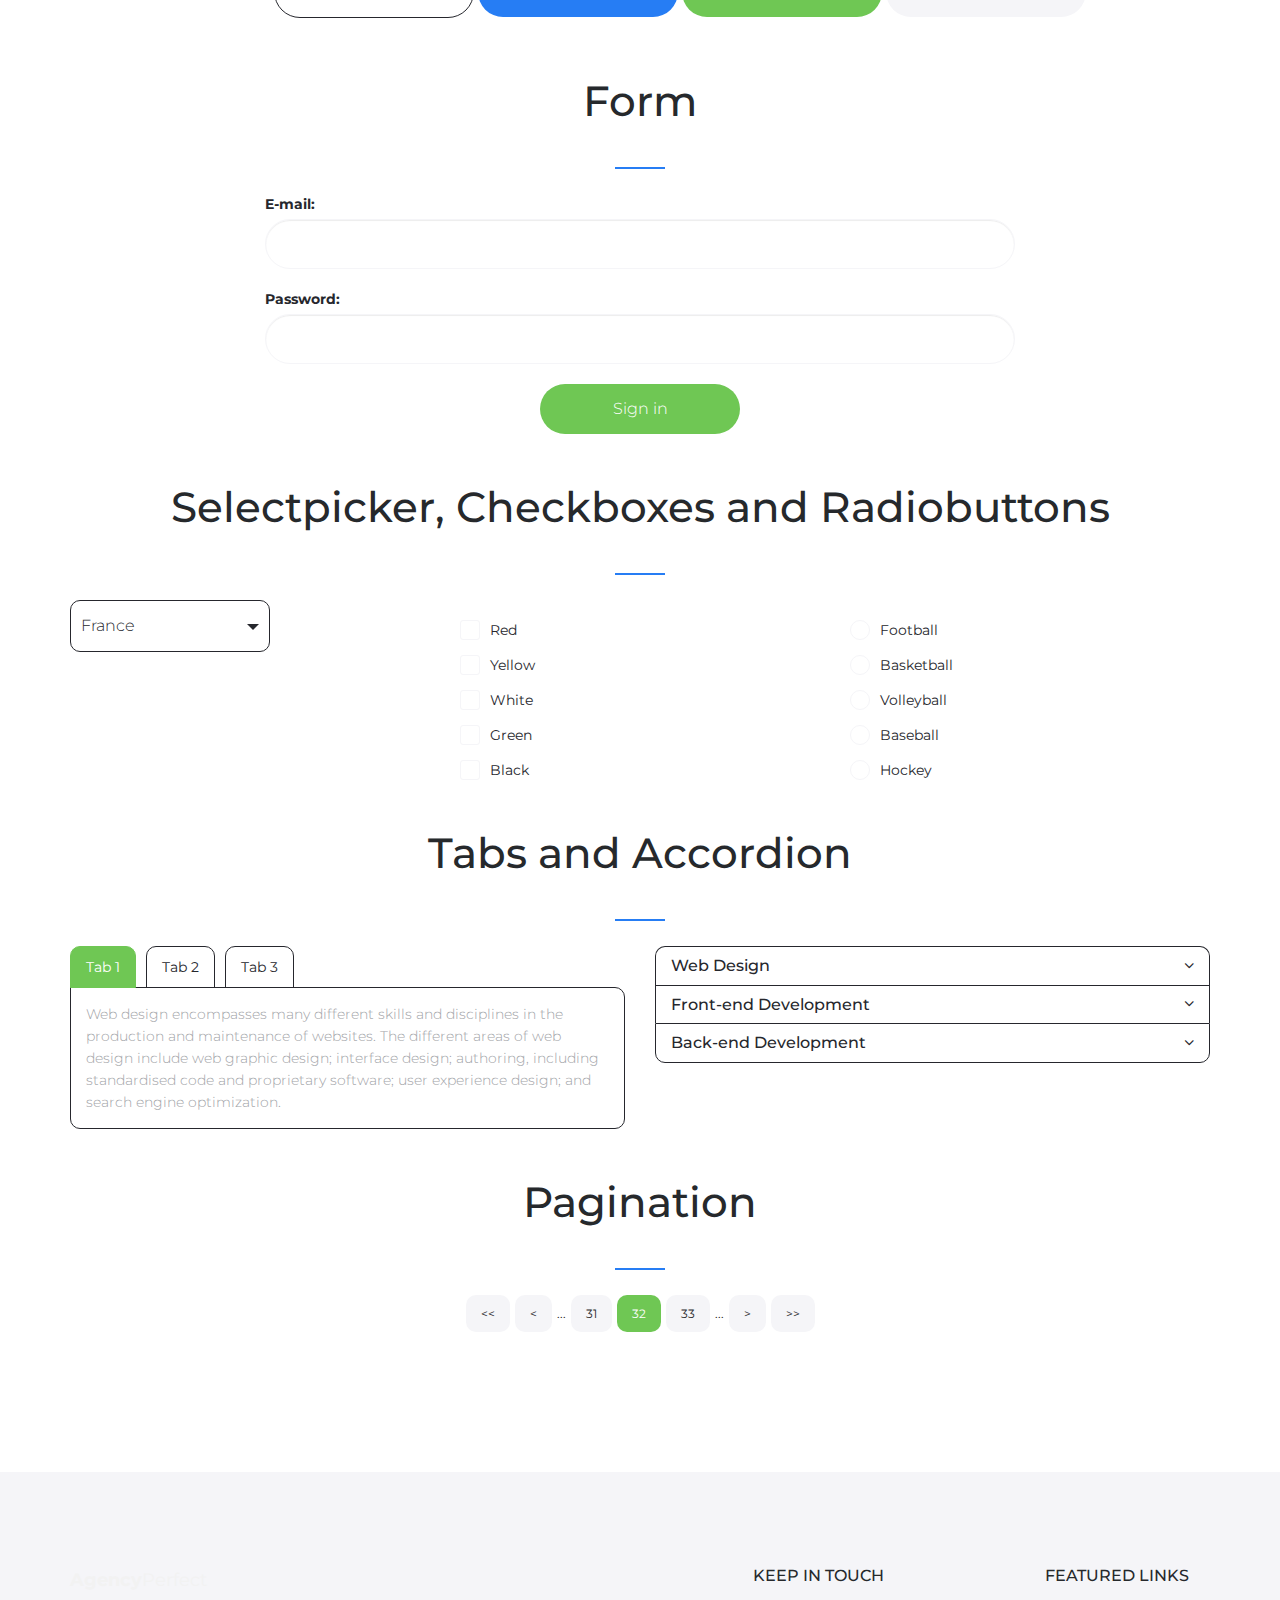
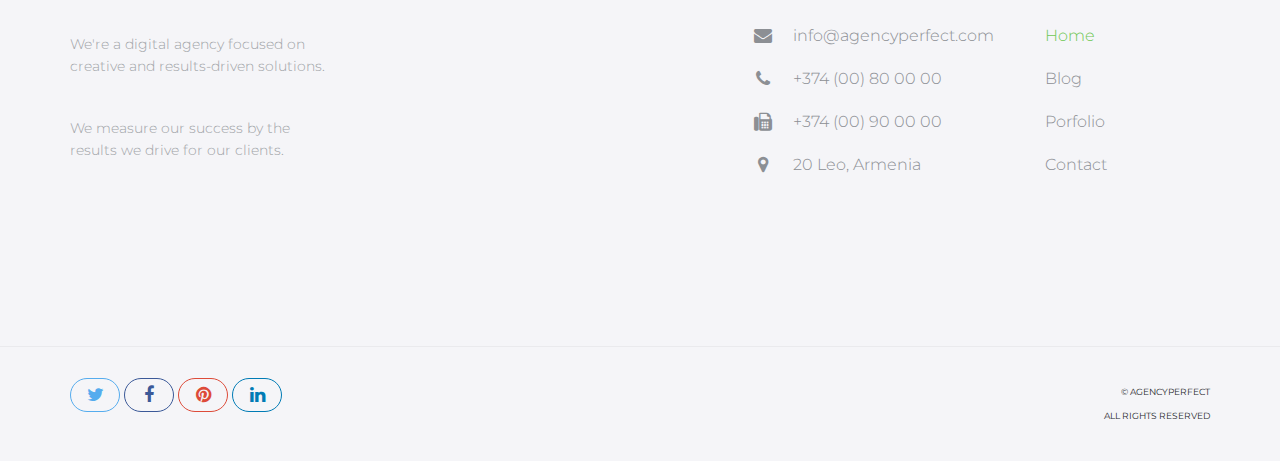
<file: ui-elements.html>
<!DOCTYPE html>
<html lang="en">
<head>

    <!-- Basic Page Needs
    ================================================== -->
    <meta http-equiv="Content-Type" content="text/html; charset=utf-8">
    <meta http-equiv="X-UA-Compatible" content="IE=edge">

    <title>UI Elements | Agency Perfect</title>

    <meta name="description" content="">
    <meta name="author" content="">
    <meta name="keywords" content="">

    <!-- Mobile Specific Metas
    ================================================== -->
    <meta name="viewport" content="width=device-width, minimum-scale=1.0, maximum-scale=1.0">
    <meta name="apple-mobile-web-app-capable" content="yes">

    <!-- Fonts -->
    <link href="https://fonts.googleapis.com/css?family=Montserrat:300,300i,400,600,700" rel="stylesheet">
    <link rel="stylesheet" href="http://cdnjs.cloudflare.com/ajax/libs/font-awesome/4.4.0/css/font-awesome.min.css">

    <!-- Favicon
    ================================================== -->
    <link rel="apple-touch-icon" sizes="180x180" href="assets/img/apple-touch-icon.png">
    <link rel="icon" type="image/png" sizes="16x16" href="assets/img/favicon.png">

    <!-- Stylesheets
    ================================================== -->
    <!-- Bootstrap core CSS -->
    <link href="assets/css/bootstrap.min.css" rel="stylesheet">

    <!-- Custom styles for this template -->
    <link href="assets/css/style.css" rel="stylesheet">
    <link href="assets/css/responsive.css" rel="stylesheet">

    <!-- HTML5 shim and Respond.js IE8 support of HTML5 elements and media queries -->
    <!--[if lt IE 9]>
    <script src="https://oss.maxcdn.com/libs/html5shiv/3.7.0/html5shiv.js"></script>
    <script src="https://oss.maxcdn.com/libs/respond.js/1.4.2/respond.min.js"></script>
    <![endif]-->

</head>
<body>

    <header id="masthead" class="site-header site-header-white">
        <nav id="primary-navigation" class="site-navigation">
            <div class="container">

                <div class="navbar-header">
                   
                    <a href="index.html" class="site-title"><span>Agency</span>Perfect</a>

                </div><!-- /.navbar-header -->

                <div class="collapse navbar-collapse" id="agency-navbar-collapse">

                    <ul class="nav navbar-nav navbar-right">

                        <li><a href="index.html">Home</a></li>
                        <li class="dropdown"><a href="#" class="dropdown-toggle" data-toggle="dropdown">Pages<i class="fa fa-caret-down hidden-xs" aria-hidden="true"></i></a>

                            <ul class="dropdown-menu" role="menu" aria-labelledby="menu1">
                              <li><a href="portfolio.html">Portfolio</a></li>
                              <li><a href="blog.html">Blog</a></li>
                            </ul>

                        </li>
                        <li><a href="portfolio.html">Portfolio</a></li>
                        <li><a href="blog.html">Blog</a></li>
                        <li><a href="contact.html">Contact</a></li>
                        <li class="active"><a href="ui-elements.html">UI Elements</a></li>

                    </ul>

                </div>

            </div>   
        </nav><!-- /.site-navigation -->
    </header><!-- /#mastheaed -->

    <div id="hero" class="hero overlay subpage-hero portfolio-hero">
        <div class="hero-content">
            <div class="hero-text">
                <h1>UI Elements</h1>
                <ol class="breadcrumb">
                  <li class="breadcrumb-item"><a href="#">Home</a></li>
                  <li class="breadcrumb-item active">UI Elements</li>
                </ol>
            </div><!-- /.hero-text -->
        </div><!-- /.hero-content -->
    </div><!-- /.hero -->

    <main id="main" class="site-main">

        <section class="site-section section-ui-elements">
            <div class="container">

                <div class="typography">

                        <h2 class="text-center heading-separator">Typography</h2>

                        <h1>Heading 1</h1>
                        <p>Lorem ipsum dolor sit amet, consectetur adipiscing elit. Vivamus eu pharetra ex. Etiam eget diam ligula. Sed at blandit ante. Vivamus feugiat, lacus eu suscipit mattis, tortor mi aliquam leo, quis laoreet ante sem sed sapien.</p>

                        <h2 class="mt-50">Heading 2</h2>
                        <p>Lorem ipsum dolor sit amet, consectetur adipiscing elit. Vivamus eu pharetra ex. Etiam eget diam ligula. Sed at blandit ante. Vivamus feugiat, lacus eu suscipit mattis, tortor mi aliquam leo, quis laoreet ante sem sed sapien.</p>

                        <h3 class="mt-50">Heading 3</h3>
                        <p>Lorem ipsum dolor sit amet, consectetur adipiscing elit. Vivamus eu pharetra ex. Etiam eget diam ligula. Sed at blandit ante. Vivamus feugiat, lacus eu suscipit mattis, tortor mi aliquam leo, quis laoreet ante sem sed sapien.</p>

                        <h4 class="mt-50">Heading 4</h4>
                        <p>Lorem ipsum dolor sit amet, consectetur adipiscing elit. Vivamus eu pharetra ex. Etiam eget diam ligula. Sed at blandit ante. Vivamus feugiat, lacus eu suscipit mattis, tortor mi aliquam leo, quis laoreet ante sem sed sapien.</p>

                        <h5 class="mt-50">Heading 5</h5>
                        <p>Lorem ipsum dolor sit amet, consectetur adipiscing elit. Vivamus eu pharetra ex. Etiam eget diam ligula. Sed at blandit ante. Vivamus feugiat, lacus eu suscipit mattis, tortor mi aliquam leo, quis laoreet ante sem sed sapien.</p>

                        <h6 class="mt-50">Heading 6</h6>
                        <p>Lorem ipsum dolor sit amet, consectetur adipiscing elit. Vivamus eu pharetra ex. Etiam eget diam ligula. Sed at blandit ante. Vivamus feugiat, lacus eu suscipit mattis, tortor mi aliquam leo, quis laoreet ante sem sed sapien.</p>

                </div><!-- /.typography -->

                <div class="buttons mt-50">
                    <h2 class="text-center heading-separator">Buttons</h2>
                    <div class="row">
                        <div class="col-sm-12">
                            <a href="#" class="btn mb-10">Button</a>
                            <a href="#" class="btn btn-border mb-10">Button</a>
                            <a href="#" class="btn btn-fill mb-10">Button</a>
                            <a href="#" class="btn btn-green mb-10">Button</a>
                            <a href="#" class="btn btn-gray mb-10">Button</a>
                        </div>
                    </div>
                </div><!-- /.buttons -->

                <div class="row mt-50">
                    <div class="col-md-8 col-md-offset-2">
                        <h2 class="text-center heading-separator">Form</h2>
                        <form>
                            <div class="row">
                                <div class="col-sm-12">
                                    <div class="form-group">
                                      <label for="email">E-mail:</label>
                                      <input type="email" class="form-control" id="email">
                                    </div>
                                </div>
                                <div class="col-sm-12 mt-20">
                                    <div class="form-group">
                                      <label for="name">Password:</label>
                                      <input type="password" class="form-control" id="password">
                                    </div>
                                </div>
                            </div>
                            <div class="text-center mt-20">
                                <button class="btn btn-green">Sign in</button>
                            </div>
                        </form>
                    </div>
                </div><!-- /.form -->

                <div class="selectpicker-checkboxes-radiobtn mt-50">
                    <h2 class="text-center heading-separator">Selectpicker, Checkboxes and Radiobuttons</h2>
                    <div class="row">
                        
                        <div class="col-sm-4">
                            <select class="selectpicker">
                                <option>France</option>
                                <option>Spain</option>
                                <option>Italy</option>
                            </select>
                        </div>

                        <div class="col-sm-4 mt-20">
                            <div class="checkbox">
                                <input type="checkbox" id="checkbox1">
                                <label for="checkbox1">Red</label>
                            </div>
                            <div class="checkbox">
                                <input type="checkbox" id="checkbox2">
                                <label for="checkbox2">Yellow</label>
                            </div>
                            <div class="checkbox">
                                <input type="checkbox" id="checkbox3">
                                <label for="checkbox3">White</label>
                            </div>
                            <div class="checkbox">
                                <input type="checkbox" id="checkbox4">
                                <label for="checkbox4">Green</label>
                            </div>
                            <div class="checkbox">
                                <input type="checkbox" id="checkbox5">
                                <label for="checkbox5">Black</label>
                            </div>
                        </div>

                        <div class="col-sm-4 mt-20">
                            <div class="radio-btn">
                                <input type="radio" name="radio-btn" id="radio-btn1">
                                <label for="radio-btn1">Football</label>
                            </div>
                            <div class="radio-btn">
                                <input type="radio" name="radio-btn" id="radio-btn2">
                                <label for="radio-btn2">Basketball</label>
                            </div>
                            <div class="radio-btn">
                                <input type="radio" name="radio-btn" id="radio-btn3">
                                <label for="radio-btn3">Volleyball</label>
                            </div>
                            <div class="radio-btn">
                                <input type="radio" name="radio-btn" id="radio-btn4">
                                <label for="radio-btn4">Baseball</label>
                            </div>
                            <div class="radio-btn">
                                <input type="radio" name="radio-btn" id="radio-btn5">
                                <label for="radio-btn5">Hockey</label>
                            </div>
                        </div>
                    </div>
                </div><!-- /.selectpicker-checkboxes-radiobtn -->


                <div class="ui-tabs-accordion mt-50">
                    <h2 class="text-center heading-separator">Tabs and Accordion</h2>
                    <div class="row">   

                        <div class="col-md-6">

                            <ul class="nav nav-tabs tab-style" role="tablist">
                                <li class="active"><a aria-expanded="true" href="#htab1" role="tab" data-toggle="tab">Tab 1</a></li>
                                <li class=""><a aria-expanded="false" href="#htab2" role="tab" data-toggle="tab">Tab 2</a></li>
                                <li class=""><a aria-expanded="false" href="#htab3" role="tab" data-toggle="tab">Tab 3</a></li>
                            </ul><!-- /.nav-tabs -->

                            <div class="tab-content">
                                <div class="tab-pane fade active in" id="htab1">
                                    <p>Web design encompasses many different skills and disciplines in the production and maintenance of websites. The different areas of web design include web graphic design; interface design; authoring, including standardised code and proprietary software; user experience design; and search engine optimization.</p>
                                </div><!-- /.tab-pane  -->
                                <div class="tab-pane fade" id="htab2">
                                    <p>Front-end web development, also known as client-side development is the practice of producing HTML, CSS and JavaScript for a website or Web Application so that a user can see and interact with them directly.</p>
                                </div><!-- /.tab-pane -->
                                <div class="tab-pane fade" id="htab3">
                                    <p>A rule of thumb is that the front (or "client") side is any component manipulated by the user. The server-side (or "back end") code usually resides on the server, often far removed physically from the user.</p>
                                </div><!-- /.tab-pane  -->
                            </div><!-- /.tab-content -->

                        </div>

                        <div class="col-md-6">

                            <div class="panel-group accordion mb-50" id="accordion">
                                <div class="panel">
                                    <div class="panel-heading">
                                        <h4 class="panel-title">
                                            <a class="collapsed" aria-expanded="false" data-toggle="collapse" data-parent="#accordion" href="#collapseOne">
                                                Web Design
                                            </a>
                                        </h4><!-- /.panel-title -->
                                    </div><!-- /.panel-heading -->
                                    <div aria-expanded="false" id="collapseOne" class="panel-collapse collapse">
                                        <div class="panel-body">
                                            <p>Web design encompasses many different skills and disciplines in the production and maintenance of websites. The different areas of web design include web graphic design; interface design; authoring, including standardised code and proprietary software; user experience design; and search engine optimization.</p>
                                        </div><!-- /.panel-body -->
                                    </div><!-- /.panel-collapse -->
                                </div><!-- /.panel -->
                                <div class="panel">
                                    <div class="panel-heading">
                                        <h4 class="panel-title">
                                            <a aria-expanded="false" data-toggle="collapse" data-parent="#accordion" href="#collapseTwo" class="collapsed">
                                                Front-end Development
                                            </a>
                                        </h4><!-- /.panel-title -->
                                    </div><!-- /.panel-heading -->
                                    <div aria-expanded="false" id="collapseTwo" class="panel-collapse collapse">
                                        <div class="panel-body">
                                            <p>Front-end web development, also known as client-side development is the practice of producing HTML, CSS and JavaScript for a website or Web Application so that a user can see and interact with them directly.</p>
                                        </div><!-- /.panel-body -->
                                    </div><!-- /.panel-collapse -->
                                </div><!-- /.panel -->
                                <div class="panel">
                                    <div class="panel-heading">
                                        <h4 class="panel-title">
                                            <a aria-expanded="false" data-toggle="collapse" data-parent="#accordion" href="#collapseThree" class="collapsed">
                                                Back-end Development
                                            </a>
                                        </h4><!-- /.panel-title -->
                                    </div><!-- /.panel-heading -->
                                    <div aria-expanded="false" id="collapseThree" class="panel-collapse collapse">
                                        <div class="panel-body">
                                            <p>A rule of thumb is that the front (or "client") side is any component manipulated by the user. The server-side (or "back end") code usually resides on the server, often far removed physically from the user.</p>
                                        </div><!-- /.panel-body -->
                                    </div><!-- /.panel-collapse -->
                                </div><!-- /.panel -->
                            </div><!-- /.panel-group -->

                        </div>

                    </div>
                </div>

                <div class="ui-pagination mt-50">
                    <h2 class="text-center heading-separator">Pagination</h2>
                    <div class="row">
                        <div class="col-md-12 text-center">
                            <ul class="pagination">
                                <li><a href="#">&lt;&lt;</a></li>
                                <li><a href="#">&lt;</a></li>
                                <li class="more"><a href="#">...</a></li>
                                <li><a href="#">31</a></li>
                                <li class="active"><a href="#">32</a></li>
                                <li><a href="#">33</a></li>
                                <li class="more"><a href="#">...</a></li>
                                <li><a href="#">&gt;</a></li>
                                <li><a href="#">&gt;&gt;</a></li>
                            </ul><!-- /.pagination -->               
                        </div>
                    </div>
                </div><!-- /.ui-pagination -->

            </div>
        </section><!-- /.section-ui-elements -->

    </main><!-- /#main -->

    <footer id="colophon" class="site-footer">
        <div class="container">
            <div class="row">
                <div class="col-md-3 col-sm-4 col-xs-6">
                    <a class="site-title"><span>Agency</span>Perfect</a>
                    <p>We're a digital agency focused on creative and results-driven solutions.</p>
                    <p>We measure our success by the results we drive for our clients.</p>
                </div>
                <div class="col-lg-offset-4 col-md-3 col-sm-4 col-md-offset-2 col-sm-offset-0 col-xs-6 ">
                    <h3>Keep in touch</h3>
                    <ul class="list-unstyled contact-links">
                        <li><i class="fa fa-envelope" aria-hidden="true"></i><a href="mailto:info@agencyperfect.com">info@agencyperfect.com</a></li>
                        <li><i class="fa fa-phone" aria-hidden="true"></i><a href="tel:+37400800000">+374 (00) 80 00 00 </a></li>
                        <li><i class="fa fa-fax" aria-hidden="true"></i><a href="+37400900000">+374 (00) 90 00 00</a></li>
                        <li><i class="fa fa-map-marker" aria-hidden="true"></i><p>20 Leo, Armenia</p></li>
                    </ul>
                </div>
                <div class="clearfix visible-xs"></div>
                <div class="col-lg-2 col-md-3 col-sm-4 col-xs-6">
                    <h3>Featured links</h3>
                    <ul class="list-unstyled">
                        <li class="active"><a href="index.html">Home</a></li>
                        <li><a href="blog.html">Blog</a></li>
                        <li><a href="portfolio.html">Porfolio</a></li>
                        <li><a href="contact.html">Contact</a></li>
                    </ul>
                </div>
            </div>
        </div>
        <div class="copyright">
            <div class="container">
                <div class="row">
                    <div class="col-xs-8">
                        <div class="social-links">
                            <a class="twitter-bg" href="#"><i class="fa fa-twitter"></i></a>
                            <a class="facebook-bg" href="#"><i class="fa fa-facebook"></i></a>
                            <a class="pinterest" href="#"><i class="fa fa-pinterest"></i></a>
                            <a class="linkedin-bg" href="#"><i class="fa fa-linkedin"></i></a>
                        </div><!-- /.social-links -->
                    </div>
                    <div class="col-xs-4">
                        <div class="text-right">
                            <p>&copy; AgencyPerfect</p>
                            <p>All Rights Reserved</p>
                        </div>
                    </div>
                </div>
            </div>
        </div><!-- /.copyright -->
    </footer><!-- /#footer -->



    <!-- Bootstrap core JavaScript
    ================================================== -->
    <!-- Placed at the end of the document so the pages load faster -->
    <script src="https://ajax.googleapis.com/ajax/libs/jquery/3.1.1/jquery.min.js"></script>
    <script src="assets/js/bootstrap.min.js"></script>
    <script src="assets/js/bootstrap-select.min.js"></script>
    <script src="assets/js/jquery.slicknav.min.js"></script>
    <script src="assets/js/jquery.countTo.min.js"></script>
    <script src="assets/js/jquery.shuffle.min.js"></script>
    <script src="assets/js/script.js"></script>
  
</body>
</html>
</file>
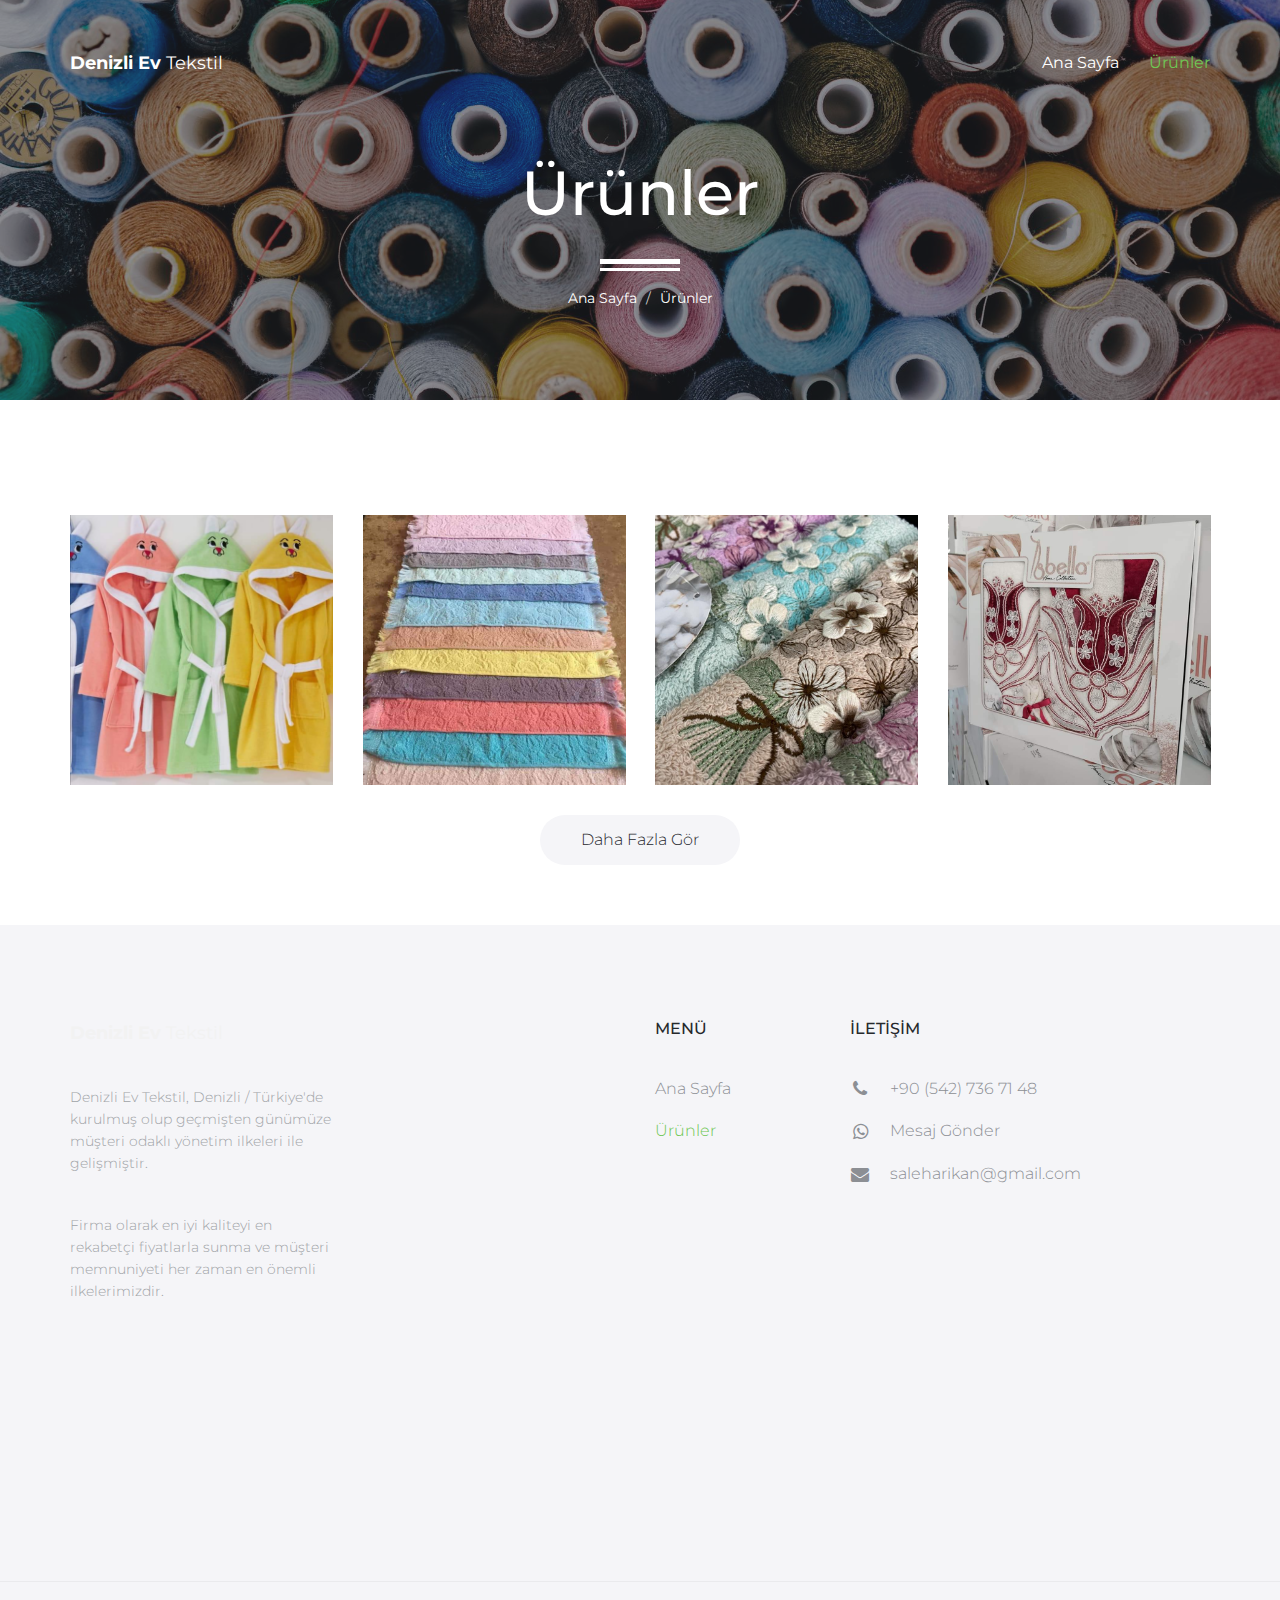
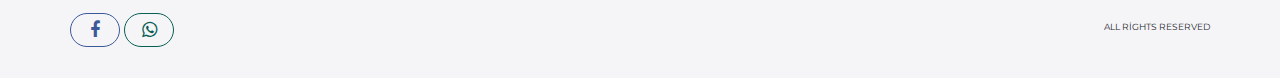
<file: urunler.html>
<!DOCTYPE html>
<html lang="tr">

<head>
    <meta http-equiv="Content-Security-Policy" content="upgrade-insecure-requests">

    <!-- Basic Page Needs
    ================================================== -->
    <meta http-equiv="Content-Type" content="text/html; charset=utf-8">
    <meta http-equiv="X-UA-Compatible" content="IE=edge">

    <title>Denizli Ev Tekstili</title>

    <meta name="keywords"
        content="Tekstil, Denizli, Denizli Tekstil, Ev Tekstil, Denizli Ev Tekstil, Denizli Ev Tekstili, Ev Tekstili">

    <meta name="application-name" content="Denizli Ev Tekstili">
    <meta name="description"
        content="Denizli Ev Tekstil, Denizli / Türkiye'de kurulmuş olup geçmişten günümüze müşteri odaklı yönetim ilkeleri ile gelişmiştir.">
    <meta name="author" content="Denizli Ev Tekstili">

    <meta name="rating" content="General">

    <meta name="robots" content="index,follow,noodp">
    <meta name="googlebot" content="index,follow">

    <meta property="og:type" content="website">
    <meta property="og:title" content="Denizli Ev Tekstili">
    <meta property="og:image" content="assets/img/denizli-ev-icon.png">
    <meta property="og:description"
        content="Denizli Ev Tekstil, Denizli / Türkiye'de kurulmuş olup geçmişten günümüze müşteri odaklı yönetim ilkeleri ile gelişmiştir.">
    <meta property="og:site_name" content="Denizli Ev Tekstili">
    <meta property="og:locale" content="tr_TR">
    <meta property="article:author" content="Denizli Ev Tekstili">

    <meta name="twitter:card" content="summary">
    <meta name="twitter:creator" content="Denizli Ev Tekstili">
    <meta name="twitter:title" content="Denizli Ev Tekstili">
    <meta name="twitter:description"
        content="Denizli Ev Tekstil, Denizli / Türkiye'de kurulmuş olup geçmişten günümüze müşteri odaklı yönetim ilkeleri ile gelişmiştir.">
    <meta name="twitter:image" content="assets/img/denizli-ev-icon.png">

    <!-- Mobile Specific Metas
    ================================================== -->
    <meta name="viewport" content="width=device-width, minimum-scale=1.0, maximum-scale=1.0">
    <meta name="apple-mobile-web-app-capable" content="yes">

    <!-- Fonts -->
    <link href="https://fonts.googleapis.com/css?family=Montserrat:300,300i,400,600,700" rel="stylesheet">
    <link rel="stylesheet" href="http://cdnjs.cloudflare.com/ajax/libs/font-awesome/4.4.0/css/font-awesome.min.css">

    <!-- Favicon
    ================================================== -->
    <link rel="denizli-ev-icon" sizes="180x180" href="assets/img/denizli-ev-icon.png">
    <link rel="icon" type="image/png" sizes="16x16" href="assets/img/denizli-ev-icon.png">

    <!-- Stylesheets
    ================================================== -->
    <!-- Bootstrap core CSS -->
    <link href="assets/css/bootstrap.min.css" rel="stylesheet">

    <!-- Custom styles for this template -->
    <link href="assets/css/style.css?v=2" rel="stylesheet">
    <link href="assets/css/responsive.css?v=2" rel="stylesheet">

</head>

<body>

    <header id="masthead" class="site-header site-header-white">
        <nav id="primary-navigation" class="site-navigation">
            <div class="container">

                <div class="navbar-header">

                    <a href="index.html" class="site-title"><span>Denizli Ev </span>Tekstil</a>

                </div><!-- /.navbar-header -->

                <div class="collapse navbar-collapse" id="agency-navbar-collapse">

                    <ul class="nav navbar-nav navbar-right">

                        <li><a href="index.html">Ana Sayfa</a></li>
                        <!-- <li class="dropdown"><a href="#" class="dropdown-toggle" data-toggle="dropdown">Pages<i class="fa fa-caret-down hidden-xs" aria-hidden="true"></i></a>

                            <ul class="dropdown-menu" role="menu" aria-labelledby="menu1">
                              <li><a href="portfolio.html">Portfolio</a></li>
                              <li><a href="blog.html">Blog</a></li>
                            </ul>

                        </li> -->
                        <li class="active"><a href="portfolio.html">Ürünler</a></li>
                    </ul>

                </div>

            </div>
        </nav><!-- /.site-navigation -->
    </header><!-- /#mastheaed -->

    <div id="hero" class="hero overlay subpage-hero portfolio-hero">
        <div class="hero-content">
            <div class="hero-text">
                <h1>Ürünler</h1>
                <ol class="breadcrumb">
                    <li class="breadcrumb-item"><a href="#">Ana Sayfa</a></li>
                    <li class="breadcrumb-item active">Ürünler</li>
                </ol>
            </div><!-- /.hero-text -->
        </div><!-- /.hero-content -->
    </div><!-- /.hero -->

    <main id="main" class="site-main">

        <section class="site-section subpage-site-section section-portfolio">
            <div class="container">

                <!-- <ul class="portfolio-sorting list-inline text-center">
                    <li><a href="#" class="btn btn-gray active" data-group="all">Hepsi</a></li>
                    <li><a href="#" class="btn btn-gray" data-group="bornoz">Bornoz</a></li>
                    <li><a href="#" class="btn btn-gray" data-group="mobileapp">Havlu</a></li>
                    <li><a href="#" class="btn btn-gray" data-group="illustration">Önlük</a></li>
                    <li><a href="#" class="btn btn-gray" data-group="branding">Branding</a></li>
                    <li><a href="#" class="btn btn-gray" data-group="photography">Photography</a></li>
                </ul> -->

                <div id="grid" class="row">
                    <div class="col-lg-3 col-md-4 col-xs-6" data-groups='["bornoz"]'>
                        <div class="portfolio-item">
                            <img src="assets/img/resim1.jpeg" class="img-res" alt="">
                            <h4 class="portfolio-item-title">Portfolio item</h4>
                            <!-- <a href="portfolio-item.html"><i class="fa fa-arrow-right" aria-hidden="true"></i></a> -->
                        </div>
                    </div>
                    <div class="col-lg-3 col-md-4 col-xs-6" data-groups='["mobileapp"]'>
                        <div class="portfolio-item">
                            <img src="assets/img/resim2.jpeg" class="img-res" alt="">
                            <h4 class="portfolio-item-title">Portfolio item</h4>
                        </div>
                    </div>
                    <div class="col-lg-3 col-md-4 col-xs-6" data-groups='["illustration"]'>
                        <div class="portfolio-item">
                            <img src="assets/img/resim3.jpeg" class="img-res" alt="">
                            <h4 class="portfolio-item-title">Portfolio item</h4>
                        </div>
                    </div>
                    <div class="col-lg-3 col-md-4 col-xs-6" data-groups='["branding"]'>
                        <div class="portfolio-item">
                            <img src="assets/img/resim4.jpeg" class="img-res" alt="">
                            <h4 class="portfolio-item-title">Portfolio item</h4>
                        </div>
                    </div>
                    <div class="col-lg-3 col-md-4 col-xs-6" data-groups='["photography"]'>
                        <div class="portfolio-item">
                            <img src="assets/img/resim5.jpeg" class="img-res" alt="">
                            <h4 class="portfolio-item-title">Portfolio item</h4>
                        </div>
                    </div>
                    <div class="col-lg-3 col-md-4 col-xs-6" data-groups='["illustration"]'>
                        <div class="portfolio-item">
                            <img src="assets/img/resim6.jpeg" class="img-res" alt="">
                            <h4 class="portfolio-item-title">Portfolio item</h4>
                        </div>
                    </div>
                    <div class="col-lg-3 col-md-4 col-xs-6" data-groups='["mobileapp"]'>
                        <div class="portfolio-item">
                            <img src="assets/img/resim7.jpeg" class="img-res" alt="">
                            <h4 class="portfolio-item-title">Portfolio item</h4>
                        </div>
                    </div>
                    <div class="col-lg-3 col-md-4 col-xs-6" data-groups='["uiux"]'>
                        <div class="portfolio-item">
                            <img src="assets/img/resim8.jpeg" class="img-res" alt="">
                            <h4 class="portfolio-item-title">Portfolio item</h4>
                        </div>
                    </div>

                    <!-- img 1-9 -->
                    <div class="col-lg-3 col-md-4 col-xs-6" data-groups='["mobileapp"]'>
                        <div class="portfolio-item">
                            <img src="assets/img/img1.jpeg" class="img-res" alt="">
                            <h4 class="portfolio-item-title">Portfolio item</h4>
                        </div>
                    </div>
                    <div class="col-lg-3 col-md-4 col-xs-6" data-groups='["mobileapp"]'>
                        <div class="portfolio-item">
                            <img src="assets/img/img2.jpeg" class="img-res" alt="">
                            <h4 class="portfolio-item-title">Portfolio item</h4>
                        </div>
                    </div>
                    <div class="col-lg-3 col-md-4 col-xs-6" data-groups='["mobileapp"]'>
                        <div class="portfolio-item">
                            <img src="assets/img/img3.jpeg" class="img-res" alt="">
                            <h4 class="portfolio-item-title">Portfolio item</h4>
                        </div>
                    </div>
                    <div class="col-lg-3 col-md-4 col-xs-6" data-groups='["mobileapp"]'>
                        <div class="portfolio-item">
                            <img src="assets/img/img4.jpeg" class="img-res" alt="">
                            <h4 class="portfolio-item-title">Portfolio item</h4>
                        </div>
                    </div>
                    <div class="col-lg-3 col-md-4 col-xs-6" data-groups='["mobileapp"]'>
                        <div class="portfolio-item">
                            <img src="assets/img/img5.jpeg" class="img-res" alt="">
                            <h4 class="portfolio-item-title">Portfolio item</h4>
                        </div>
                    </div>
                    <div class="col-lg-3 col-md-4 col-xs-6" data-groups='["mobileapp"]'>
                        <div class="portfolio-item">
                            <img src="assets/img/img6.jpeg" class="img-res" alt="">
                            <h4 class="portfolio-item-title">Portfolio item</h4>
                        </div>
                    </div>
                    <div class="col-lg-3 col-md-4 col-xs-6" data-groups='["mobileapp"]'>
                        <div class="portfolio-item">
                            <img src="assets/img/img7.jpeg" class="img-res" alt="">
                            <h4 class="portfolio-item-title">Portfolio item</h4>
                        </div>
                    </div>
                    <div class="col-lg-3 col-md-4 col-xs-6" data-groups='["mobileapp"]'>
                        <div class="portfolio-item">
                            <img src="assets/img/img8.jpeg" class="img-res" alt="">
                            <h4 class="portfolio-item-title">Portfolio item</h4>
                        </div>
                    </div>
                    <div class="col-lg-3 col-md-4 col-xs-6" data-groups='["mobileapp"]'>
                        <div class="portfolio-item">
                            <img src="assets/img/img9.jpeg" class="img-res" alt="">
                            <h4 class="portfolio-item-title">Portfolio item</h4>
                        </div>
                    </div>

                    <!-- img 10-19 -->
                    <div class="col-lg-3 col-md-4 col-xs-6" data-groups='["mobileapp"]'>
                        <div class="portfolio-item">
                            <img src="assets/img/img10.jpeg" class="img-res" alt="">
                            <h4 class="portfolio-item-title">Portfolio item</h4>
                        </div>
                    </div>
                    <div class="col-lg-3 col-md-4 col-xs-6" data-groups='["mobileapp"]'>
                        <div class="portfolio-item">
                            <img src="assets/img/img11.jpeg" class="img-res" alt="">
                            <h4 class="portfolio-item-title">Portfolio item</h4>
                        </div>
                    </div>
                    <div class="col-lg-3 col-md-4 col-xs-6" data-groups='["mobileapp"]'>
                        <div class="portfolio-item">
                            <img src="assets/img/img12.jpeg" class="img-res" alt="">
                            <h4 class="portfolio-item-title">Portfolio item</h4>
                        </div>
                    </div>
                    <div class="col-lg-3 col-md-4 col-xs-6" data-groups='["mobileapp"]'>
                        <div class="portfolio-item">
                            <img src="assets/img/img13.jpeg" class="img-res" alt="">
                            <h4 class="portfolio-item-title">Portfolio item</h4>
                        </div>
                    </div>
                    <div class="col-lg-3 col-md-4 col-xs-6" data-groups='["mobileapp"]'>
                        <div class="portfolio-item">
                            <img src="assets/img/img14.jpeg" class="img-res" alt="">
                            <h4 class="portfolio-item-title">Portfolio item</h4>
                        </div>
                    </div>
                    <div class="col-lg-3 col-md-4 col-xs-6" data-groups='["mobileapp"]'>
                        <div class="portfolio-item">
                            <img src="assets/img/img15.jpeg" class="img-res" alt="">
                            <h4 class="portfolio-item-title">Portfolio item</h4>
                        </div>
                    </div>
                    <div class="col-lg-3 col-md-4 col-xs-6" data-groups='["mobileapp"]'>
                        <div class="portfolio-item">
                            <img src="assets/img/img16.jpeg" class="img-res" alt="">
                            <h4 class="portfolio-item-title">Portfolio item</h4>
                        </div>
                    </div>
                    <div class="col-lg-3 col-md-4 col-xs-6" data-groups='["mobileapp"]'>
                        <div class="portfolio-item">
                            <img src="assets/img/img17.jpeg" class="img-res" alt="">
                            <h4 class="portfolio-item-title">Portfolio item</h4>
                        </div>
                    </div>
                    <div class="col-lg-3 col-md-4 col-xs-6" data-groups='["mobileapp"]'>
                        <div class="portfolio-item">
                            <img src="assets/img/img18.jpeg" class="img-res" alt="">
                            <h4 class="portfolio-item-title">Portfolio item</h4>
                        </div>
                    </div>
                    <div class="col-lg-3 col-md-4 col-xs-6" data-groups='["mobileapp"]'>
                        <div class="portfolio-item">
                            <img src="assets/img/img19.jpeg" class="img-res" alt="">
                            <h4 class="portfolio-item-title">Portfolio item</h4>
                        </div>
                    </div>

                    <!-- img 20-29 -->
                    <div class="col-lg-3 col-md-4 col-xs-6" data-groups='["mobileapp"]'>
                        <div class="portfolio-item">
                            <img src="assets/img/img20.jpeg" class="img-res" alt="">
                            <h4 class="portfolio-item-title">Portfolio item</h4>
                        </div>
                    </div>
                    <div class="col-lg-3 col-md-4 col-xs-6" data-groups='["mobileapp"]'>
                        <div class="portfolio-item">
                            <img src="assets/img/img21.jpeg" class="img-res" alt="">
                            <h4 class="portfolio-item-title">Portfolio item</h4>
                        </div>
                    </div>
                    <div class="col-lg-3 col-md-4 col-xs-6" data-groups='["mobileapp"]'>
                        <div class="portfolio-item">
                            <img src="assets/img/img22.jpeg" class="img-res" alt="">
                            <h4 class="portfolio-item-title">Portfolio item</h4>
                        </div>
                    </div>
                    <div class="col-lg-3 col-md-4 col-xs-6" data-groups='["mobileapp"]'>
                        <div class="portfolio-item">
                            <img src="assets/img/img23.jpeg" class="img-res" alt="">
                            <h4 class="portfolio-item-title">Portfolio item</h4>
                        </div>
                    </div>
                    <div class="col-lg-3 col-md-4 col-xs-6" data-groups='["mobileapp"]'>
                        <div class="portfolio-item">
                            <img src="assets/img/img24.jpeg" class="img-res" alt="">
                            <h4 class="portfolio-item-title">Portfolio item</h4>
                        </div>
                    </div>
                    <div class="col-lg-3 col-md-4 col-xs-6" data-groups='["mobileapp"]'>
                        <div class="portfolio-item">
                            <img src="assets/img/img25.jpeg" class="img-res" alt="">
                            <h4 class="portfolio-item-title">Portfolio item</h4>
                        </div>
                    </div>
                    <div class="col-lg-3 col-md-4 col-xs-6" data-groups='["mobileapp"]'>
                        <div class="portfolio-item">
                            <img src="assets/img/img26.jpeg" class="img-res" alt="">
                            <h4 class="portfolio-item-title">Portfolio item</h4>
                        </div>
                    </div>
                    <div class="col-lg-3 col-md-4 col-xs-6" data-groups='["mobileapp"]'>
                        <div class="portfolio-item">
                            <img src="assets/img/img27.jpeg" class="img-res" alt="">
                            <h4 class="portfolio-item-title">Portfolio item</h4>
                        </div>
                    </div>
                    <div class="col-lg-3 col-md-4 col-xs-6" data-groups='["mobileapp"]'>
                        <div class="portfolio-item">
                            <img src="assets/img/img28.jpeg" class="img-res" alt="">
                            <h4 class="portfolio-item-title">Portfolio item</h4>
                        </div>
                    </div>
                    <div class="col-lg-3 col-md-4 col-xs-6" data-groups='["mobileapp"]'>
                        <div class="portfolio-item">
                            <img src="assets/img/img29.jpeg" class="img-res" alt="">
                            <h4 class="portfolio-item-title">Portfolio item</h4>
                        </div>
                    </div>

                    <!-- img 30-39 -->
                    <div class="col-lg-3 col-md-4 col-xs-6" data-groups='["mobileapp"]'>
                        <div class="portfolio-item">
                            <img src="assets/img/img30.jpeg" class="img-res" alt="">
                            <h4 class="portfolio-item-title">Portfolio item</h4>
                        </div>
                    </div>
                    <div class="col-lg-3 col-md-4 col-xs-6" data-groups='["mobileapp"]'>
                        <div class="portfolio-item">
                            <img src="assets/img/img31.jpeg" class="img-res" alt="">
                            <h4 class="portfolio-item-title">Portfolio item</h4>
                        </div>
                    </div>
                    <div class="col-lg-3 col-md-4 col-xs-6" data-groups='["mobileapp"]'>
                        <div class="portfolio-item">
                            <img src="assets/img/img32.jpeg" class="img-res" alt="">
                            <h4 class="portfolio-item-title">Portfolio item</h4>
                        </div>
                    </div>
                    <div class="col-lg-3 col-md-4 col-xs-6" data-groups='["mobileapp"]'>
                        <div class="portfolio-item">
                            <img src="assets/img/img33.jpeg" class="img-res" alt="">
                            <h4 class="portfolio-item-title">Portfolio item</h4>
                        </div>
                    </div>
                    <div class="col-lg-3 col-md-4 col-xs-6" data-groups='["mobileapp"]'>
                        <div class="portfolio-item">
                            <img src="assets/img/img34.jpeg" class="img-res" alt="">
                            <h4 class="portfolio-item-title">Portfolio item</h4>
                        </div>
                    </div>
                    <div class="col-lg-3 col-md-4 col-xs-6" data-groups='["mobileapp"]'>
                        <div class="portfolio-item">
                            <img src="assets/img/img35.jpeg" class="img-res" alt="">
                            <h4 class="portfolio-item-title">Portfolio item</h4>
                        </div>
                    </div>
                    <div class="col-lg-3 col-md-4 col-xs-6" data-groups='["mobileapp"]'>
                        <div class="portfolio-item">
                            <img src="assets/img/img36.jpeg" class="img-res" alt="">
                            <h4 class="portfolio-item-title">Portfolio item</h4>
                        </div>
                    </div>
                    <div class="col-lg-3 col-md-4 col-xs-6" data-groups='["mobileapp"]'>
                        <div class="portfolio-item">
                            <img src="assets/img/img37.jpeg" class="img-res" alt="">
                            <h4 class="portfolio-item-title">Portfolio item</h4>
                        </div>
                    </div>
                    <div class="col-lg-3 col-md-4 col-xs-6" data-groups='["mobileapp"]'>
                        <div class="portfolio-item">
                            <img src="assets/img/img38.jpeg" class="img-res" alt="">
                            <h4 class="portfolio-item-title">Portfolio item</h4>
                        </div>
                    </div>
                    <div class="col-lg-3 col-md-4 col-xs-6" data-groups='["mobileapp"]'>
                        <div class="portfolio-item">
                            <img src="assets/img/img39.jpeg" class="img-res" alt="">
                            <h4 class="portfolio-item-title">Portfolio item</h4>
                        </div>
                    </div>
                    
                    <!-- img 40-49 -->
                    <div class="col-lg-3 col-md-4 col-xs-6" data-groups='["mobileapp"]'>
                        <div class="portfolio-item">
                            <img src="assets/img/img40.jpeg" class="img-res" alt="">
                            <h4 class="portfolio-item-title">Portfolio item</h4>
                        </div>
                    </div>
                    <div class="col-lg-3 col-md-4 col-xs-6" data-groups='["mobileapp"]'>
                        <div class="portfolio-item">
                            <img src="assets/img/img41.jpeg" class="img-res" alt="">
                            <h4 class="portfolio-item-title">Portfolio item</h4>
                        </div>
                    </div>

                </div>
                <div class="text-center">
                    <a class="btn btn-gray" href="#" id="loadMore">Daha Fazla Gör</a>
                </div>

            </div>
        </section><!-- /.section-portfolio -->

    </main><!-- /#main -->

    <footer id="colophon" class="site-footer">
        <div class="container">
            <div class="row">
                <div class="col-md-3 col-sm-4 col-xs-6">
                    <!-- <a class="site-title"><span>Denizli Ev </span>Tekstil</a> -->
                    <a class="site-title"><span>Denizli Ev </span>Tekstil</a>
                    <p>Denizli Ev Tekstil, Denizli / Türkiye'de kurulmuş olup geçmişten günümüze müşteri odaklı yönetim
                        ilkeleri ile gelişmiştir.</p>
                    <p>Firma olarak en iyi kaliteyi en rekabetçi fiyatlarla sunma ve müşteri memnuniyeti her zaman en
                        önemli ilkelerimizdir.</p>
                </div>
                <div class="col-lg-offset-3 col-md-2 col-sm-4 col-md-offset-2 col-sm-offset-0 col-xs-6 ">
                    <h3>Menü</h3>
                    <ul class="list-unstyled">
                        <li><a href="index.html">Ana Sayfa</a></li>
                        <li class="active"><a href="urunler.html">Ürünler</a></li>
                        <!-- <li ><a href="portfolio.html">Porfolio</a></li>
                        <li><a href="contact.html">Contact</a></li> -->
                    </ul>
                </div>
                <div class="clearfix visible-xs"></div>
                <div class="col-lg-4 col-md-3 col-sm-4 col-xs-6">
                    <h3>İletişim</h3>
                    <ul class="list-unstyled contact-links">
                        <li><i class="fa fa-phone" aria-hidden="true"></i><a href="tel:+905427367148">+90 (542) 736 71
                                48</a></li>
                        <li><i class="fa fa-whatsapp" aria-hidden="true"></i>
                            <a href="https://api.whatsapp.com/send?phone=+905427367148">Mesaj Gönder</a>
                        </li>
                        <li><i class="fa fa-envelope" aria-hidden="true"></i><a
                                href="mailto:saleharikan@gmail.com">saleharikan@gmail.com</a></li>
                        <li>
                            <iframe
                                src="https://www.google.com/maps/embed?pb=!1m18!1m12!1m3!1d3153.3732784712474!2d29.089619950979632!3d37.781290979658834!2m3!1f0!2f0!3f0!3m2!1i1024!2i768!4f13.1!3m3!1m2!1s0x14c73fb34e6f39c7%3A0xba4a89f844957543!2sToprakl%C4%B1k%2C%20Halk%20Cd.%2C%2020150%20Pamukkale%2FDenizli!5e0!3m2!1str!2str!4v1646236897084!5m2!1str!2str"
                                width="300" height="200" style="border:0;" allowfullscreen="true"
                                loading="lazy"></iframe>
                        </li>
                    </ul>
                </div>
            </div>
        </div>
        <div class="copyright">
            <div class="container">
                <div class="row">
                    <div class="col-xs-8">
                        <div class="social-links">
                            <!-- <a class="twitter-bg" href="#"><i class="fa fa-twitter"></i></a> -->
                            <a class="facebook-bg" href="https://www.facebook.com/DenizliEvTekstil/"><i
                                    class="fa fa-facebook"></i></a>
                            <a class="whatsapp" href="https://api.whatsapp.com/send?phone=+905427367148"><i
                                    class="fa fa-whatsapp"></i></a>
                            <!-- <a class="linkedin-bg" href="#"><i class="fa fa-linkedin"></i></a> -->
                        </div><!-- /.social-links -->
                    </div>
                    <div class="col-xs-4">
                        <div class="text-right">
                            <p>All Rights Reserved</p>
                        </div>
                    </div>
                </div>
            </div>
        </div><!-- /.copyright -->
    </footer><!-- /#footer -->



    <!-- Bootstrap core JavaScript
    ================================================== -->
    <!-- Placed at the end of the document so the pages load faster -->
    <script src="https://ajax.googleapis.com/ajax/libs/jquery/3.1.1/jquery.min.js"></script>
    <script src="assets/js/bootstrap.min.js"></script>
    <script src="assets/js/bootstrap-select.min.js"></script>
    <script src="assets/js/jquery.slicknav.min.js"></script>
    <script src="assets/js/jquery.countTo.min.js"></script>
    <script src="assets/js/jquery.shuffle.min.js"></script>
    <script src="assets/js/script.js"></script>

</body>

</html>
</file>
<file: assets/css/style.css>
/*
 * Theme Name: 
 * Theme URI: 
 * Author: Milan Savov, Nikola Kostov
 * Author URI/Mail: milan.savov@gmail.com, nikolakostov1991@gmail.com
 * Version: 1.0
 * */

 /* TABLE OF CONTENT 
*
* - CUSTOM RESETS
    - Buttons
    - Forms
* - LAYOUT
* - HEADER 
    - Site Logo
    - Navigation
* - HERO (BANNER)
* - HOMEPAGE SECTIONS
    - Features 
    - Services
    - Map Feature 
    - Portfolio
    - Newsletter 
* - FOOTER
* - PAGES
    - PORTFOLIO
    - PORTFOLIO ITEM
    - BLOG
    - BLOG POST
    - CONTACT
*
*/


/* CUSTOM RESETS
================================================== */
a {
    transition: all 0.25s ease-in-out;
    -moz-transition: all 0.25s ease-in-out;
    -webkit-transition: all 0.25s ease-in-out;
    -o-transition: all 0.25s ease-in-out;
    -ms-transition: all 0.25s ease-in-out;
    cursor: pointer;
    color: #9fa3a7;
}

a:focus,
a:hover {
    color: #6fc754;
    outline: 0 none;
    text-decoration: none;
}

p {
    margin-bottom: 0;
    font-size: 14px;
    font-weight: 300;
    color: #9fa3a7;
    line-height: 22px;
}

h1 {
    font-size: 62px;
}

h2 {
    font-size: 42px;
}

h1,h2,h3,h4,h5 {
    color: #26292c;
}

p + p {
    margin-top: 40px;
}

/* Buttons */
.btn {
    line-height: 50px;
    min-width: 200px;
    font-size: 16px;
    font-weight: 300;
    border: 0;
    border-radius: 50px;
    color: #26272d;
    background-color: #fff;
    padding: 0;
    transition: color 0.25s ease-in-out, background-color 0.25s ease-in-out;
    -moz-transition: color 0.25s ease-in-out, background-color 0.25s ease-in-out;
    -webkit-transition: color 0.25s ease-in-out, background-color 0.25s ease-in-out;
    -o-transition: color 0.25s ease-in-out, background-color 0.25s ease-in-out;
    -ms-transition: color 0.25s ease-in-out, background-color 0.25s ease-in-out;
}


.btn-border {
    border: 1px solid #26272d;
}

.btn-white {
    border: 1px solid #f2f2f2;
}


.btn-fill {
    background-color: #267df4;
    color: #fff;
}

.btn-gray {
    background-color: #f5f5f8;
    color: #26272d;
}

.btn-green {
    background-color: #6fc754;
    color: #fff;  
}

.btn:hover,
button.btn:hover,
.btn:focus,
button.btn:focus {
    background-color: #26272d;
    color: #fff;
}

.btn-gray:hover,
.btn-gray:focus {
    background-color: #6fc754;
    color: #fff;    
}

/* 
 * Forms 
 */
/* Input fields */
.form-group {
    position: relative;
    margin: 0 auto;
    width: 100%;
}

.form-control {
    border-radius: 25px;
    height: 50px;
    padding: 15px 20px;
    border-color: #f5f5f8;
}

.form-control + .form-control {
    margin-top: 10px;
}

.form-control:focus {
    background-color: #f5f5f8;
    border-color: #f5f5f8;
    box-shadow: none;
    outline: none;
}

.form-group .btn {
    position: absolute;
    top: 5px;
    right: 5px;
    line-height: 40px;
    min-width: 60px;
    font-size: 16px;
    border-radius: 25px;
}

.form-control-comment {
    height: 100px;
    resize: none;
}

.search-form .form-group .form-control {
    padding-right: 80px;
}

/* ELEMENTS
================================================== */
/* Checkbox fields */
input[type=checkbox],
input[type=radio] {
    position: absolute;
    visibility: hidden;
    height: auto;
    margin-top: 0;
}

.checkbox {
    margin: 0;
} 

.checkbox + .checkbox,
.radio-btn + .radio-btn {
    margin-top: 15px;
}

.checkbox [type="checkbox"]:not(:checked) + label,
.checkbox [type="checkbox"]:checked + label {
    position: relative;
    padding-left: 30px;
    cursor: pointer;
}

.checkbox [type="checkbox"]:not(:checked) + label:before,
.checkbox [type="checkbox"]:checked + label:before {
    content: '';
    position: absolute;
    left:0; 
    width: 20px; 
    height: 20px;
    background-color: #fff;
    border: 1px solid #f5f5f8;
    border-radius: 3px;
    box-shadow: none;
    transition: border-color .2s;
    -webkit-transition: border-color .2s;
    -ms-transition: border-color .2s;
    -o-transition: border-color .2s;
    -ms-transition: border-color .2s;
}

.checkbox [type="checkbox"]:not(:checked) + label:after,
.checkbox [type="checkbox"]:checked + label:after {
    content: '\f00c';
    font-family: 'FontAwesome';
    position: absolute;
    top: 50%;
    left: 0;
    text-align: center;
    font-size: 15px;
    height: 20px;
    width: 20px;
    border-radius: 3px;
    color: #fff;
    background-color: #6fc754;
    transform: translateY(-50%);
    -webkit-transform: translateY(-50%);
    -ms-transform: translateY(-50%);
    -o-transform: translateY(-50%);
    -ms-transform: translateY(-50%);
      transition: opacity .2s;
    -webkit-transition: opacity .2s;
    -ms-transition: opacity .2s;
    -o-transition: opacity .2s;
    -ms-transition: opacity .2s;
}

.checkbox [type="checkbox"]:not(:checked) + label:after {
    opacity: 0;
}

.checkbox [type="checkbox"]:checked + label:after {
    opacity: 1;
}

.checkbox [type="checkbox"]:disabled:not(:checked) + label:before,
.checkbox [type="checkbox"]:disabled:checked + label:before {
    box-shadow: none;
    border-color: #bbb;
    background-color: #ddd;
}

.checkbox [type="checkbox"]:disabled:checked + label:after {
    color: #999;
}
.checkbox [type="checkbox"]:disabled + label {
    color: #aaa;
}

.checkbox [type="checkbox"]:checked:focus + label:before,
.checkbox [type="checkbox"]:not(:checked):focus + label:before {
    border: 1px dotted #6fc754;
}

.checkbox [type="checkbox"]:not(:checked) + label:hover:before,
.checkbox [type="checkbox"]:checked + label:hover:before {
    border: 1px solid #6fc754;
}

/* Radiobutton fields */
.radio-btn label {
    font-weight: 400;
}

.radio-btn [type="radio"]:not(:checked) + label,
.radio-btn [type="radio"]:checked + label {
    position: relative;
    padding-left: 30px;
    cursor: pointer;
    margin-bottom: 0;
}

.radio-btn [type="radio"]:not(:checked) + label:before,
.radio-btn [type="radio"]:checked + label:before {
    content: '';
    position: absolute;
    left:0; 
    top: 50%;
    width: 20px;
    height: 20px;
    background-color: #fff;
    border: 1px solid #f5f5f8;
    border-radius: 50px;
    box-shadow: none;
    transform: translateY(-50%);
    -webkit-transform: translateY(-50%);
    -ms-transform: translateY(-50%);
    -o-transform: translateY(-50%);
    -ms-transform: translateY(-50%);
    transition: border-color .2s;
    -webkit-transition: border-color .2s;
    -ms-transition: border-color .2s;
    -o-transition: border-color .2s;
    -ms-transition: border-color .2s;
}

.radio-btn [type="radio"]:not(:checked) + label:after,
.radio-btn [type="radio"]:checked + label:after {
    content: '';
    position: absolute;
    width: 12px;
    height: 12px;
    top: 50%;
    left: 4px;
    background-color: #6fc754;
    border-radius: 50px;
    transform: translateY(-50%);
    -webkit-transform: translateY(-50%);
    -ms-transform: translateY(-50%);
    -o-transform: translateY(-50%);
    -ms-transform: translateY(-50%);
    transition: opacity .2s;
    -webkit-transition: opacity .2s;
    -ms-transition: opacity .2s;
    -o-transition: opacity .2s;
    -ms-transition: opacity .2s;
}

.radio-btn [type="radio"]:not(:checked) + label:after {
    opacity: 0;
}
.radio-btn [type="radio"]:checked + label:after {
    opacity: 1;
}

.radio-btn [type="radio"]:disabled:not(:checked) + label:before,
.radio-btn [type="radio"]:disabled:checked + label:before {
    box-shadow: none;
    border-color: #bbb;
    background-color: #ddd;
}

.radio-btn [type="radio"]:disabled:checked + label:after {
    color: #999;
}

.radio-btn [type="radio"]:disabled + label {
    color: #aaa;
}

.radio-btn [type="radio"]:checked:focus + label:before,
.radio-btn [type="radio"]:not(:checked):focus + label:before {
    border: 1px dotted #6fc754;
}

.radio-btn [type="radio"]:checked + label:hover:before,
.radio-btn [type="radio"]:not(:checked) + label:hover:before {
    border: 1px solid #6fc754;
}

/* Selectpicker */
select {
    position: absolute !important;
    bottom: 0;
    left: 50%;
    display: block !important;
    width: .5px !important;
    height: 100% !important;
    padding: 0 !important;
    opacity: 0 !important;
    border: none;
}

.bootstrap-select .btn {
    border: 1px solid #26272d;
    border-radius: 10px;
}

.bootstrap-select span.pull-left {
    padding-left: 10px;
}

.bootstrap-select.btn-group .dropdown-menu.inner {
    position: static; *
    float: none;
    border: 0;
    padding: 0;
    margin: 0;
    border-radius: 0;
    -webkit-box-shadow: none;
    box-shadow: none;
}

.bootstrap-select.open .dropdown-menu {
    display: block;
    border: 1px solid #26272d; 
    border-radius: 10px;
}

.bootstrap-select.btn-group .dropdown-menu {
    padding: 5px 0;
    min-width: 100%;
    overflow: hidden;
    -webkit-box-sizing: border-box;
    -moz-box-sizing: border-box;
    box-sizing: border-box;
    z-index: 9999;
}

.bootstrap-select .dropdown-menu {
    display: none;
    visibility: visible;
    opacity: 1;
    padding: 0;
}

.bootstrap-select .bs-caret {
    float: right;
    padding-right: 10px;
}

.bootstrap-select .bs-caret .caret {
    border-top: 6px dashed;
    border-top: 6px solid\9;
    border-right: 6px solid transparent;
    border-left: 6px solid transparent;   
}

.bootstrap-select .selected {
    color: #6fc754;
}

.bootstrap-select .check-mark {
    display: none;
}

/*  Tabs  */
.tab-style {
    border-bottom: none;
}

.tab-style + .tab-content {
    padding: 15px;
    border: 1px solid #26272d;
    border-bottom-left-radius: 10px;
    border-bottom-right-radius: 10px;
    border-top-right-radius: 10px;
}

.nav-tabs.tab-style > li.active > a,
.nav-tabs.tab-style > li > a:hover {
    border: 1px solid #6fc754;
    background-color: #6fc754;
    color: #fff;
}

.nav-tabs.tab-style > li > a {
    position: relative;
    color: #26272d;
    margin-right: 0;
    border: 1px solid #26272d;
    border-top-left-radius: 10px;
    border-top-right-radius: 10px;
}

.nav-tabs.tab-style > li + li {
    margin-left: 10px;
}

/* Accordion */
.accordion.panel-group {
    margin-bottom: 0;
}

.accordion.panel-group .panel + .panel {
    margin-top: 0;
}

.accordion .panel {
    border: 0;
    box-shadow: none;
    border: 1px solid #26272d;
    border-bottom: 0;
    border-radius: 0;
}

.accordion .panel:first-child,
.accordion .panel:first-child .panel-heading a {
    border-top-right-radius:10px;
    border-top-left-radius:10px;
}

.accordion .panel:last-child {
    border-bottom-right-radius:10px;
    border-bottom-left-radius:10px;
    border-bottom: 1px solid #26272d;
}

.accordion .panel:last-child .panel-heading a.collapsed {
    border-bottom-right-radius:10px;
    border-bottom-left-radius:10px;
}

.accordion .collapsed {
    height: auto;
}

.accordion .panel-heading {
    background-color: transparent;
    padding: 0;
}

.accordion .panel-heading a {
    display: inline-block;
    position: relative;
    width: 100%;
    padding: 10px 40px 10px 15px;
}

.accordion .panel-heading a.collapsed {
    background-color: transparent;
    color: #26272d;
}

.accordion .panel-heading a.collapsed:hover,
.accordion.accordion-gray .panel-heading a.collapsed:hover,
.accordion .panel-heading a {
    background-color: #6fc754;   
    color: #fff; 
}

.accordion .panel-heading a.collapsed::after {
    content: "\f107";
}

.accordion .panel-heading a::after {
    font-family: "FontAwesome";
    content: "\f106";
    position: absolute;
    top: 50%;
    right: 15px;
    transform: translateY(-50%);
    -moz-transform: translateY(-50%);
    -o-transform: translateY(-50%);
    -ms-transform: translateY(-50%);
    -webkit-transform: translateY(-50%);
}

.panel-group .panel-heading+.panel-collapse>.list-group, 
.panel-group .panel-heading+.panel-collapse>.panel-body {
    border: none;
}

/* Pagination */
.pagination {
  margin: 0;
  vertical-align: middle;
}

.pagination > li > a {
  border: none;
  color: #292a2c;
  background-color: #f5f5f8;
  padding: 10px 15px;
  border-radius: 10px;
  font-size: 12px;
}

.pagination > li + li > a {
  margin-left: 5px;
}

.pagination > li.active > a,
.pagination > li > a:hover,
.pagination > li.active > a:hover {
  background-color: #6fc754;
  color: #fff;
}

.pagination > li:first-child > a {
  border-top-left-radius: 10px;
  border-bottom-left-radius: 10px;
}

.pagination > li:last-child > a {
  border-top-right-radius: 10px;
  border-bottom-right-radius: 10px;
}

.pagination > li.more > a {
  margin-left: 0;
  padding: 10px 5px;
  pointer-events: none;
  background-color: transparent;
}

.pagination > li.more + li > a {
  margin-left: 0;
}

/* LAYOUT
================================================== */
html, body {
    width: 100%;
    height: 100%;
    margin: 0;
    padding: 0;
    font-family: 'Montserrat', sans-serif;
    color: #26272d;
}

.img-res {
    display: block;
    width: 100vw;
    height: 100vh;
    max-width: 100%;
    max-height: 100%;
    object-fit: cover;
}

/* Background colors */
.gray-bg {
  background-color: #f5f5f8;
}

/* Margin and padding resets */
.mb-10 {margin-bottom: 10px;}
.mt-20 {margin-top: 20px;}
.mt-50 {margin-top: 50px;}

/* HEADER
================================================== */
.site-header {
    position: absolute;
    padding: 50px 0 0;
    background-color: transparent;
    width: 100%;
    z-index: 3;
}

/* Site-logo */
.site-title {
    font-size: 18px;
    line-height: 26px;
    color: #f2f2f2;
      /* color: #26272d;    */
}

.site-title:hover {
    color: #f2f2f2;
    /* color: #26272d;    */
}

.site-title span {
    font-weight: 700;
}

.site-title a:hover {
    color: #fff;
}

/* Navigation */
.navbar-collapse {
    text-align: center;
}

.navbar-nav {
    float: none;
    display: inline-block;
}

.navbar-nav > li > a, 
.slicknav_nav > li > a {
    padding: 0;
    font-size: 16px;
    position: relative;
    /* color: #26272d; */
    color: #f2f2f2;
    line-height: 26px;
}

.site-header-white .navbar-nav > li > a,
.site-header-white .site-title {
    color: #fff;
}

.navbar-nav > li > a i {
    margin-left: 5px;
}

.navbar-nav > li + li {
    margin-left: 30px;
}

.nav .open > a, 
.nav .open > a:focus, 
.nav .open > a:hover,
.navbar-nav > li > a:hover,
.navbar-nav > li > a:focus,
.navbar-nav > li.active > a,
.navbar-collapse li a:hover,
.dropdown.open > a, 
.site-header-white .dropdown.open > a,
.dropdown-menu a:hover, 
.dropdown:hover > a, 
.dropdown-menu>li>a:focus,
.dropdown-menu li a:hover,
.slicknav_nav > li.active a,
.slicknav_open .slicknav_arrow,
.slicknav_nav > li a:hover {
    background-color: transparent;
    color: #6fc754;
}

.navbar-toggle {
    border-color: #fff;
    margin: 0 15px 0 0;
    position: relative;
    top: -1px;
}

.navbar-toggle:hover,
.navbar-toggle[aria-expanded=true] {
    background-color: #fff;
    border-color: #000;
    cursor: pointer;
}

.navbar-toggle:hover .icon-bar,
.navbar-toggle[aria-expanded=true] .icon-bar {
    background-color: #000;
}

.navbar-toggle  .icon-bar {
    background-color: #fff;
}

.navbar-nav .dropdown-menu {
    display: block;
    opacity: 0;
    visibility: hidden;
    border-radius: 0;
    min-width: 130px;
    border: 0;
    border-top: 5px solid #6fc754;
    top: 140%;
    transition: all 0.4s;
    -moz-transition: all 0.4s;
    -webkit-transition: all 0.4s;
    -o-transition: all 0.4s;
    -ms-transition: all 0.4s;
}

.navbar-nav li a:hover + .dropdown-menu,
.navbar-nav .dropdown-menu:hover {
    opacity: 1;
    visibility: visible;
    top: 100%;
    transition-delay: 0s;
}

.dropdown-menu li a {
    padding: 5px 15px;
    position: relative;
    left: 0;
}

.dropdown-menu li a:hover {
    left: 15px;
}

/* HERO
================================================== */
.hero { 
    background: url(../img/main1.jpg) no-repeat center / cover; 
    height: 100%;
    width: 100%;
    display: table;
    position: relative;
}

.overlay:before {
  content: '';
  background-color: rgba(0,0,0,0.5);
  height: 100%;
  width: 100%;
  position: absolute;
  top: 0;
  left: 0;
  z-index: 0;
}

.hero-content {
    display: table-cell;
    vertical-align: middle;
    padding-top: 75px;
}

.hero-text {
    max-width: 890px;
    width: 100%;
    margin: 0 auto;
    padding: 0 15px;
    text-align: center;
}

.hero-text h1 {
    position: relative;
    margin: 0;
}

.hero-text p {
    position: relative;
    margin: 45px 0 30px;
    font-size: 20px;
    color: #26272d;
}

.hero-text .btn {
    position: relative;
    background-color: transparent;
}

.hero-text .btn:hover {
    background-color: #26272d;
    color: #fff;
}

.hero .breadcrumb {
    padding-top: 60px;
    margin-bottom: 0;
}

.hero .breadcrumb:before {
    content: '';
    display: block;
    position: absolute;
    left: 50%;
    bottom: 45px;
    height: 12px;
    width: 80px;
    border-top: 5px solid #fff;
    border-bottom: 3px solid #fff;
    transform: translateX(-50%);
    -moz-transform: translateX(-50%);
    -webkit-transform: translateX(-50%);
    -o-transform: translateX(-50%);
    -ms-transform: translateX(-50%);
}

.subpage-hero {
    height: 400px;
}

.subpage-hero.overlay:before {
    background-color: rgba(38,39,45,0.5);
}

.subpage-hero .hero-content,
.subpage-hero .hero-content h1,
.subpage-hero a  {
    color: #fff;
}

.subpage-hero a:hover {
    color: #6fc754;
}

.portfolio-hero {
    background: url(../img/urunler4.jpg) no-repeat center / cover;     
}

.blog-hero {
    background: url(../img/blog-hero.jpg) no-repeat center / cover;     
}

.contact-hero {
    background: url(../img/contact-hero.jpg) no-repeat center / cover;     
}

/* SITEMAIN
================================================== */
/* site-section */
.site-section {
   padding: 100px 0 140px;
}

.subheading-text {
    font-size: 20px;
    font-style: italic;
}

.heading-separator {
    position: relative;
    margin: 0;
    padding-bottom: 70px;
}

.heading-separator:after {
    content: "";
    position: absolute;
    bottom: 25px;
    left: 0;
    right: 0;
    height: 2px;
    width: 50px;
    margin: 0 auto;
    background-color: #267df4;
}

/* Section: Features */
.section-features h2 {
    padding-bottom: 40px;
    font-size: 30px;
}

.section-features img {
    position: absolute;
    right: 15px;
    height: 300px;
}

/* Section: Services */
.section-services .subheading-text {
    margin-bottom: 90px;
}

.section-services .col-md-3:nth-child(n+5) .service {
    margin-top: 60px;
}

.service {
    min-height: 250px;
}

.service-title {
    margin: 35px 0 25px;
    font-size: 13px;
    text-transform: uppercase;
}

.service-info {
    font-size: 13px; 
}

/* Section: Map Feature */
.section-map-feature {
    padding-top: 250px;
    background: #071021 url(../img/map.png) no-repeat top center / cover; 
}

.section-map-feature h2 {
    padding-bottom: 30px;
    margin: 0;
}

.section-map-feature h2,
.section-map-feature p {
    color: #fff;
}

.section-map-feature .btn {
    margin: 80px 0 215px;
}

.counter {
    margin-bottom: 30px;
    font-size: 40px;
    font-weight: 300;
    line-height: 1;
}

.counter-item h3 {
    margin: 0;
    font-size: 16px;
    color: #0960d7;
}

/* Section: Portfolio */
.portfolio-item {
    margin-top: 30px;
}

.portfolio-item {
    height: 270px;
    position: relative;
}

.portfolio-item:before {
    content: "";
    position: absolute;
    left: 0;
    top: 0;
    right: 100%;
    bottom: 0;
    background-color: #f5f5f8;
    transition: right 0.25s ease-in-out;
    -moz-transition: right 0.25s ease-in-out;
    -webkit-transition: right 0.25s ease-in-out;
    -o-transition: right 0.25s ease-in-out;
    -ms-transition: right 0.25s ease-in-out;
}

.portfolio-item:hover:before {
    right: 25%;
}

.portfolio-item-title,
.portfolio-item a {
    position: absolute;
    left: 0px;
    margin: 0;
    font-size: 16px;
    opacity: 0;
}

.portfolio-item-title {
    width: 150px; 
    top: 15px;  
    transition: left 0.25s ease-in-out, opacity 0.25s ease-in-out;
    -moz-transition: left 0.25s ease-in-out, opacity 0.25s ease-in-out;
    -webkit-transition: left 0.25s ease-in-out, opacity 0.25s ease-in-out;
    -o-transition: left 0.25s ease-in-out, opacity 0.25s ease-in-out;
    -ms-transition: left 0.25s ease-in-out, opacity 0.25s ease-in-out;
}

.portfolio-item:hover .portfolio-item-title {
    left: 15px;
    opacity: 1;
}

.portfolio-item a {
    bottom: 15px;
    color: #26272d;
    padding: 5px 12px;
    border: 1px solid #26272d;
    border-radius: 50px;
}

.portfolio-item:hover a {
    left: 55%;
    opacity: 1;
}

.portfolio-item a:hover {
    background-color: #26272d;
    color: #fff;
}

.portfolio-item a i {
    width: 16px;
    text-align: center;
}

/* Section: Newsletter */
.section-newsletter h2 {
    padding-bottom: 30px;
    margin: 0;
}

.newsletter-group {
    max-width: 550px;
}

.newsletter-group .form-control {
    padding-right: 125px;
}

.newsletter-group .btn {
    min-width: 120px;
}

/* FOOTER
================================================== */
.site-footer {
    background-color: #f5f5f8;
    padding-top: 95px;
}

.site-footer .site-title {
    display: inline-block;
    margin-bottom: 40px;
}

.site-footer h3 {
    font-size: 16px;
    text-transform: uppercase;
    margin:0 0 40px;
}

.site-footer > .container {
    padding-bottom: 170px;
}

.site-footer .list-unstyled li + li {
    margin-top: 20px;
}

.contact-links li {
    position: relative;
}

.contact-links li i {
    position: absolute;
    top: 50%;
    width: 20px;
    text-align: center;
    font-size: 18px;
    color: #8c8f94;
    transform: translateY(-50%);
    -moz-transform: translateY(-50%);
    -webkit-transform: translateY(-50%);
    -o-transform: translateY(-50%);
    -ms-transform: translateY(-50%);
}

.contact-links li a,
.contact-links li p {
    margin-left: 40px;
}

.list-unstyled {
    margin-bottom: 0;
}

.list-unstyled li a,
.list-unstyled li p {
    font-size: 16px;
    color: #8c8f94;
    font-weight: 300;
}

.list-unstyled li a:hover,
.list-unstyled li.active a {
    color: #6fc754;
}

/* Copyright */
.copyright {
    padding: 30px 0;
    border-top: 1px solid rgba(38, 41, 44, 0.05);
}

.social-links a {
    line-height: 36px;
    padding: 5px 15px;
    font-size: 18px;
    border: 1px solid;
    border-radius: 50px;
}

.social-links a:hover {
    color: #fff;
}

.social-links a i {
    width: 18px;
    text-align: center;
}

a.twitter-bg {
    color: #55acee;
    border-color: #55acee; 
}

a.twitter-bg:hover {
    background-color: #55acee;
}

a.facebook-bg {
  color: #3b5998;
  border-color: #3b5998;
}

a.facebook-bg:hover{
  background-color: #3b5998;
}

a.pinterest {
  color: #dd4b39;
  border-color: #dd4b39;
} 

a.pinterest:hover{
  background-color: #dd4b39;
} 

a.whatsapp {
    color: #075e54;
    border-color: #075e54;
  } 
  
  a.whatsapp:hover{
    background-color: #075e54;
  } 
  

a.linkedin-bg {
  color: #007bb5;
  border-color: #007bb5;
}

a.linkedin-bg:hover {
  background-color: #007bb5;
}

.copyright .text-right {
    padding: 4px 0;
}

.copyright p {
    font-size: 9px;
    font-weight: 400;
    text-transform: uppercase;
    color: #26272d;
}

.copyright p + p {
    margin-top: 2px;
}

/* PAGES
================================================== */
.subpage-site-section {
    padding: 60px 0;
}

.breadcrumb {
    background-color: transparent;
    position: relative;
}

.breadcrumb .active {
    color: #fff;
}

/* 
 * Portfolio
 */
.portfolio-sorting li:nth-child(-n+3){
    margin-bottom: 5px;
}

.portfolio-sorting li a {
    line-height: 40px;
    min-width: 120px;
    font-size: 16px;
}

.portfolio-sorting li .active {
    background-color: #6fc754;
    color: #fff;  
    box-shadow: none;   
}

#grid {
    margin-top: 25px;
}

#grid .col-md-4 {
    display: none;
}

#loadMore {
    margin-top: 30px;
}

#loadMore.disabled {
    background-color: #eee;
    color: #000;
    opacity: 0.3;
}

/* 
 * Portfolio-item
 */
.project-img {
    height: 480px;
}

.project-img + .project-img  {
    margin-top: 20px;
}

.project-info h5 {
    font-size: 18px;
    text-transform: uppercase;
    margin: 0;
}

.project-description,
.project-date-category {
    margin: 30px 0 0;
}

.project-date-category p + p {
    margin-top: 10px;
}

.project-date-category p span {
    font-size: 14px;
    text-transform: uppercase; 
    color: #26272d;
    font-weight: 400;
}

.project-info .btn {
    margin-top: 25px;
    line-height: 40px;
    min-width: 120px;
}

.project-info .social-links {
    margin-top: 25px;
}

.section-related-projects {
    padding-top: 0;
}

/* 
 * Blog
 */
.blog-post + .blog-post {
    margin-top: 60px;
}

.blog-post img {
    height: 480px;
}

.post-content,
.post-content .text-right,
.post-meta {
    margin-top: 25px;
}

.blog-post .post-title {
    padding: 0;
    margin: 0;
    font-size: 18px;
    font-weight: 600;
    text-transform: uppercase;
}

.post-content p {
    margin: 25px 0 0;
}

.post-content .post-title a {
    color: #26292c;
}

.post-content a {
    color: #8c8f94;   
}

.post-content .read-more {
    position: relative;
    padding-right: 30px;
    text-transform: uppercase;
}

.post-content .read-more:after {
    content: '';
    display: block;
    background-color: #8c8f94;  
    width: 20px;
    height: 2px;
    position: absolute;
    right: 0;
    top: 8px;
    transition: background-color 0.25s ease-in-out;
    -moz-transition: background-color 0.25s ease-in-out;
    -webkit-transition: background-color 0.25s ease-in-out;
    -o-transition: background-color 0.25s ease-in-out;
    -ms-transition: background-color 0.25s ease-in-out;
}

.post-content .read-more:hover:after {
    background-color: #6fc754; 
}

.blog-post a:hover + .post-content .post-title a,
.post-content a:hover {
    color: #6fc754;
}

.post-meta {
    padding: 5px 0;
}

.post-meta span {
    padding: 6px 0;
}

.post-meta span + span {
    margin-left: 40px;
}

.post-meta span a {
    position: relative;
    padding: 6px 0 6px 40px;
}

.post-meta i,
.post-author img {
    position: absolute;
    left: 0;
    top: 0;
}

.post-author img {
    height: 30px;
    width: 30px;
}

.post-meta i {
    font-size: 30px;
}

.post-category i {
    top: 1px;
}

.section-blog .ui-pagination {
    margin-top: 60px;
}

/* 
 * Blog post
 */
/* Post Comments */
.post-comments {
    margin-top: 40px;
}

.post-comments h3,
.respond h3 {
    font-size: 16px;
    margin: 30px 0 15px;
    text-transform: uppercase;
}

.post-comment {
    padding-left: 70px;
    position: relative;
}

.post-comment + .post-comment,
.replied + .post-comment {
    margin-top: 30px;
}

.replied {
    margin: 20px 0 0 70px;
    padding-top: 20px;
    border-top: 1px solid rgba(38,41,44, 0.05)
}

.post-comment img {
    width: 70px;
    height: 70px;
    position: absolute;
    left: 0;
    top: 0;
}

.post-comment-content-details {
    background-color: #f5f5f8;
    padding: 10px 0 10px 20px;
}

.post-comment-content-details p {
    display: inline-block;
    color: #8c8f94;
}

.post-comment-content-details p + p {
    margin: 0 0 0 20px;
}

.post-comment-date i {
    margin-right: 5px;
    line-height: 18px;
}

.comment {
    padding: 15px 0 0 20px;
}

.comment + .comment {
    margin-top: 0px;
}

.comment-reply {
    margin-top: 5px;
}

/* Respond */
.respond .form-control + .btn {
    margin-top: 10px;
}

/* Sidebar */
.sidebar {
    padding-left: 30px;
}

.widget + .widget {
    margin-top: 60px;
}

.widget-title {
    font-size: 18px;
    margin: 0 0 30px;
    text-transform: uppercase;
    letter-spacing: 1px;   
}

.widget .list-unstyled a:hover {
    padding-left: 15px;
}

.widget .list-unstyled li + li {
    margin-top: 20px;
}

.widget-categories li a span {
    float: right;
}

.widget-tags .list-unstyled li + li {
    margin-top: 10px;
    padding-top: 10px;
    border-top: 1px solid rgba(38,41,44,0.05)
}

/* 
 * Contact
 */
/* Section: Contact-us */
.section-contact-us h2 {
    font-size: 18px;
    text-transform: uppercase;
    padding-bottom: 50px;
    letter-spacing: 1px;
}

.section-contact-us .form-group label,
.contact-info h3 {
    margin: 0 0 10px 20px;
    color: #26292c;
    font-size: 16px;
    font-weight: 300; 
}

.section-contact-us textarea {
    height: 130px;
}

.section-contact-us .btn {
    margin-top: 35px;
}

.contact-info {
    padding-left: 30px;
}

.contact-info h3 {
    margin-left: 0;
    color: #8c8f94;
}

.contact-info .list-unstyled li {
    font-size: 14px;
    font-weight: 300;
    color: #8c8f94;
}

.contact-info .list-unstyled + h3,
.contact-info a + h3 {
    margin-top: 30px;
}

.section-contact-us .row + .form-group,
.section-contact-us .form-group + .form-group {
    margin-top: 25px;
}

/* Section: map */
.section-map {
  height: 500px;
  width: 100%
}
</file>
<file: assets/css/addition.css>
html {
    scroll-behavior: smooth;
  }

.urunler-button{
    display: flex;
    justify-content: center;
    margin-top: 25px;
}
</file>
<file: assets/css/responsive.css>
/*==========  Non-Mobile First Method  ==========*/

/* Large Devices, Wide Screens */
@media only screen and (max-width : 1199px) {
	/* CUSTOM RESETS */
	h1 {
		font-size: 52px;
	}

	/* HERO */
	.hero-text p {
		font-size: 18px;
		margin: 35px 0 25px;
	}

	/* SITEMAIN */
	/* Section: Map Feature */
	.section-map-feature {
	    padding-top: 200px;
	}

	.section-map-feature .btn {
		margin: 60px 0 165px;
	}
}

/* Medium Devices, Desktops */
@media only screen and (max-width : 991px) {
	/* CUSTOM RESETS */
	h1 {
		font-size: 42px;
	}

	h2 {
		font-size: 36px;
	}

	p + p {
		margin-top: 25px;
	}

	.accordion {
		margin-top: 30px;
	}

	/* Buttons */
	.btn {
		line-height: 40px;
		min-width: 170px;
	}

	/* HEADER */
	.site-header {
		padding-top: 40px;
	}

	/* HERO */
	.hero-content {
		padding-top: 65px;
	}

	.hero-text {
		max-width: 750px;
	}

	.hero-text p {
		font-size: 16px;
		margin: 25px 0 15px;
	}

	/* SITEMAIN */
	/* site-section */
	.site-section {
	   padding: 60px 0 100px;
	} 

	.heading-separator {
		padding-bottom: 50px
	}

	.heading-separator:after {
		bottom: 20px;
	}

	.subheading-text {
	    font-size: 18px;
	}

	/* Section: Features */
	.section-features h2 {
	    font-size: 26px;
	}

	/* Section: Services */
	.section-services .subheading-text {
	    margin-bottom: 60px;
	}

	.section-services .col-md-3:nth-child(n+3) .service {
	    margin-top: 30px;
	}

	.service-title {
		margin: 25px 0 10px;
	}

	/* Section: Map Feature */
	.section-map-feature {
	    padding-top: 150px;
	}

	.section-map-feature h2 {
		padding-bottom: 25px;
	}

	.section-map-feature .btn {
		margin: 45px 0 115px;
	}

	/* Section: Newsletter */
	.section-newsletter h2 {
		padding-bottom: 25px;
	}

	/* FOOTER */
	.site-footer {
		padding-top: 55px;
	}

	.site-footer > .container {
	    padding-bottom: 120px;
	}

	.site-footer h3,
	.site-footer .site-title {
		margin-bottom: 20px;
	}

	.site-footer .list-unstyled li + li {
		margin-top: 15px;
	}

	/* PAGES */
	/* 
	 * Portfolio-item
	 */
	.project-info h5 {
		margin-top: 25px;
	}

	/* 
	 * Blog
	 */
	/* Sidebar */
	.sidebar {
		margin-top: 40px;
		padding-left: 0;
	}
}

/* Small Devices, Tablets */
@media only screen and (max-width : 767px) {
	/* CUSTOM RESETS */
	h1 {
		font-size: 32px;
	}

	h2 {
		font-size: 28px;
	}

	p + p {
		margin-top: 15px;
	}

	/* Buttons */
	.btn {
		min-width: 140px;
		font-size: 14px;
	}
	
	/* Elements */
	/* Tabs */
	.nav-tabs > li {
		float: none;
	}

	.nav-tabs.tab-style > li + li {
		margin-left: 0;
	}

	.tab-style + .tab-content {
		border-top-right-radius: 0;
		border-top:0;
	}

	.nav-tabs.tab-style > li > a {
		margin: 1px 0;
	}

	.nav-tabs.tab-style > li:nth-child(-n+2) > a {
		border-bottom: 0;
	}

	.nav-tabs.tab-style > li:nth-child(n+2) > a {
		border-radius: 0;
	}

	/* Pagination */
	.pagination > li > a {
	    padding: 10px 10px;
	}

	/* HEADER */
	.site-header {
		padding-top: 20px;
	}
	
	.navbar-header .site-title {
		padding-left: 15px;
	}

	/* Navigation */
	.site-navigation {
		position: absolute;
	}

	.main-menu {
		display: none;
	}

	.slicknav_menu,
	.slicknav_item {
		position: relative;
		z-index: 9999;
	}

	.slicknav_btn {
		position: absolute;
		right: 0;
		margin: 0 15px 0 0;
		padding: 5px;
		z-index: 9999;
	}

	.act .slicknav_btn {
		height: 22px;
		position: fixed;
	}

	.slicknav_icon-bar {
		height: 2px;
		width: 22px;
		display: block;
		background-color: #26272d;
		-webkit-transition: all 0.3s;
		-moz-transition: all 0.3s;
		-ms-transition: all 0.3s;
		-o-transition: all 0.3s;
		transition: all 0.3s;
	}

	.slicknav_icon-bar + .slicknav_icon-bar {
		margin-top: 4px;
	}

	.site-header-white .slicknav_icon-bar {
		background-color: #fff;
	}

	.site-header-white  .act .slicknav_icon-bar {
		background-color: #26272d;
	}

	.act .slicknav_icon-bar:first-child, 
	.act .slicknav_icon-bar:last-child  { 
		position: absolute;
		top: 10px;
		height: 3px;
	}

	.act .slicknav_icon-bar:first-child {
		-webkit-transform: rotate(45deg);
		-moz-transform: rotate(45deg);
		-ms-transform: rotate(45deg);
		-o-transform: rotate(45deg);
		transform: rotate(45deg);
	}

	.act .slicknav_icon-bar:last-child  {
		-webkit-transform: rotate(-45deg);
		-moz-transform: rotate(-45deg);
		-ms-transform: rotate(-45deg);
		-o-transform: rotate(-45deg);
		transform: rotate(-45deg);
	}

	.act .slicknav_icon-bar:nth-child(2) {
		opacity: 0;
	}

	.act .slicknav_icon-bar + .slicknav_icon-bar  {
  		margin-top: 0px;
	}

	.slicknav_nav {
		background-color: #f5f5f8;
		padding-left: 0;
		list-style: none;
		position: fixed;
		left: 0;
		top: 0;
		z-index: 100;
		height: 100%;
		width: 100%;
		overflow-y: scroll;
		text-align: center;
	}

	.act .slicknav_nav {
		-webkit-transform: scale(1);
		transform: scale(1);
	}

	.slicknav_nav > li:first-child {
		margin-top: 70px;
	}

	.slicknav_nav > li:last-child {
		margin-bottom: 60px;
	}

	.slicknav_nav > li {
		padding: 5px 0;
		-webkit-transition: all 400ms 510ms;
		transition: all 400ms 510ms;
		opacity: 0;
	}

	.slicknav_nav > li {
		-webkit-transform: translateY(50%);
		      transform: translateY(50%);
	}

	.act .slicknav_nav > li {
		opacity: 1;
		-webkit-transform: translateX(0);
		      transform: translateX(0);
	}

	.slicknav_nav > li a {
		display: inline-block;
		color: #26272d;
		font-size: 14px;
	}

	.slicknav_arrow {
		position: absolute;
		right: -40px;
		bottom: 0;
		padding: 0 8px;
	}

	.slicknav_nav ul.dropdown-menu {
		display: none;
		position: relative;
		visibility: visible;
		opacity: 1;
	}

	.slicknav_nav .dropdown-menu {
		position: static;
		float: none;
		width: auto;
		margin-top: 0;
		background-color: transparent;
		border: 0;
		-webkit-box-shadow: none;
		box-shadow: none;
		transition: none;
		-moz-transition: none;
		-webkit-transition: none;
		-o-transition: none;
		-ms-transition: none;
		-webkit-transition-delay: 0s;
		transition-delay: 0s;
	}

	.slicknav_nav .dropdown-menu li {
		text-align: center;
		padding: 5px 0;
	}

	/* HERO */
	.hero-content {
		padding-top: 45px;
	}

	.hero-text p {
		font-size: 14px;
		margin: 20px 0 10px;
	}

	/* SITEMAIN */
	/* site-section */
	.site-section {
	   padding: 30px 0 60px;
	} 

	.subheading-text {
	    font-size: 16px;
	}

	/* Section: Features */
	.section-features h2 {
	    padding-bottom: 15px;
	    font-size: 22px;
	}

	.section-features img {
		position: relative;
	    height: 180px;
	}

	/* Section: Services */
	.section-services .subheading-text {
	    margin-bottom: 20px;
	}

	.section-services .col-md-3 .service {
	    margin-top: 20px;
	}

	.service-title {
		margin: 15px 0 5px;
	}

	/* Section: Map Feature */
	.section-map-feature {
	    padding-top: 100px;
	}

	.section-map-feature h2 {
		padding-bottom: 25px;
	}

	.section-map-feature .btn {
		margin: 30px 0 65px;
	}

	.counter {
		margin: 15px 0;
		font-size: 32px;
	}

	/* Section: Portfolio */
	.portfolio-item {
	    margin-top: 15px;
	}

	.section-portfolio .col-xs-6:nth-child(odd) {
		padding-right: 7.5px;
	}

	.section-portfolio .col-xs-6:nth-child(even) {
		padding-left: 7.5px;
	}

	.portfolio-item:hover a {
		left: 50%;
	}

	/* Section: Newsletter */
	.section-newsletter h2 {
		padding-bottom: 15px;
	}

	.newsletter-group .btn {
		min-width: 100px;
	}

	/* FOOTER */
	.site-footer {
		padding-top: 25px;
	}

	.site-footer > .container {
	    padding-bottom: 50px;
	}

	.site-footer h3,
	.site-footer .site-title {
		margin-bottom: 15px;
	}

	.site-footer .list-unstyled li + li {
		margin-top: 10px;
	}

	.site-footer > .container .col-xs-6:last-child h3 {
		margin-top: 15px;
	}

	/* Copyright */
	.copyright {
		padding: 15px 0;
	}
	
	/* PAGES */
	/* Portfolio */
	#grid {
		margin-top: 25px;
	}

	/* 
	 * Project item
	 */
	.project-img {
		height: 240px;
	}

	.project-img + .project-img {
		margin-top: 15px;
	}

	.project-info h5,
	.project-info .btn,
	.project-info .social-links {
		margin-top: 15px;
	}

	.project-description,
	.project-date-category {
		margin-top: 20px;
	}

	.project-date-category p + p {
		margin-top: 5px;
	}

	/* 
	 * Blog
	 */
	.blog-post + .blog-post,
	.section-blog .ui-pagination {
    	margin-top: 30px;
	}
	.blog-post img {
		height: 240px;
	}

	.post-content,
	.post-content .text-right,
	.post-meta,
	.post-content p {
	    margin-top: 15px;
	}

	.post-author img {
    	height: 30px;
	}

	.post-meta span {
		font-size: 12px;
	}

	.post-meta i {
	    font-size: 26px;
	}

	.post-meta span a {
		padding-left: 35px;
	}

	.post-meta span + span {
		margin-left: 10px;
	}

	.post-comment {
		padding-left: 50px;
	}

	.post-comment img {
		height: 65px;
		width: 50px;
	}

	.replied {
		margin-left: 50px;
	}

	/* Sidebar */
	.widget + .widget {
		margin-top: 30px;
	}

	.widget-title {
		margin-bottom: 15px;
	}

	.widget .list-unstyled li + li {
		margin-top: 10px;
	}

	.widget-tags .list-unstyled li + li {
		margin-top: 5px;
		padding-top: 5px
	}

	/* 
	 * Contact
	 */
	/* Section: Contact-us */
	.section-contact-us h2 {
		padding-bottom: 30px;
	}

	.contact-info {
		margin-top: 40px;
		padding-left: 0;
	}

	.section-contact-us .row .col-sm-7 .col-sm-6 + .col-sm-6 {
		margin-top: 25px;
	}

	.contact-info .list-unstyled + h3, 
	.contact-info a + h3 {
		margin: 15px 0 10px;
	}
}

/* Extra Small Devices, Phones */ 
@media only screen and (max-width : 479px) {
	/* SITEMAIN */

	.section-services .col-xs-6 {
		width: 100%;
	}

	.section-services .col-xs-6 .service{
		min-height: 100%;
	}

	/* Section: Portfolio */
	.section-portfolio .col-xs-6 {
		width: 100%;
	}

	.section-portfolio .col-xs-6:not(:first-child) .portfolio-item {
	    margin-top: 0;
	}

	.section-portfolio .col-xs-6:nth-child(odd),
	.section-portfolio .col-xs-6:nth-child(even) {
		padding: 0;
	}

	/* FOOTER */
	.site-footer .col-xs-6 {
		width: 100%;
	}

	.site-footer > .container .col-xs-6:nth-child(n+2) h3 {
		margin-top: 25px;
	}

	/* Copyright */
    .copyright .col-xs-8,
    .copyright .col-xs-4 {
    	width: 100%;
    	text-align: center;
    }

    .copyright .text-right {
    	text-align: center;
    	padding: 10px 0 0
    }
	/* PAGES */
    /* Project item */
    .section-related-projects .col-xs-6 {
		width: 100%;
	}

	.section-related-projects .portfolio-item {
	    margin-top: 0;
	}

	.section-related-projects .col-xs-6:nth-child(odd),
	.section-related-projects .col-xs-6:nth-child(even) {
		padding: 0;
	}

	/* Blog */
	.post-meta span {
		display: block;
	}

	.post-meta span + span {
		margin: 10px 0 0;
	}

	.post-comment-content-details p {
		display: block
	}

	.post-comment-content-details p + p {
		margin: 5px 0 0 0;
	}
}

/* Custom, iPhone Retina */ 
@media only screen and (max-width : 320px) {

}
</file>
